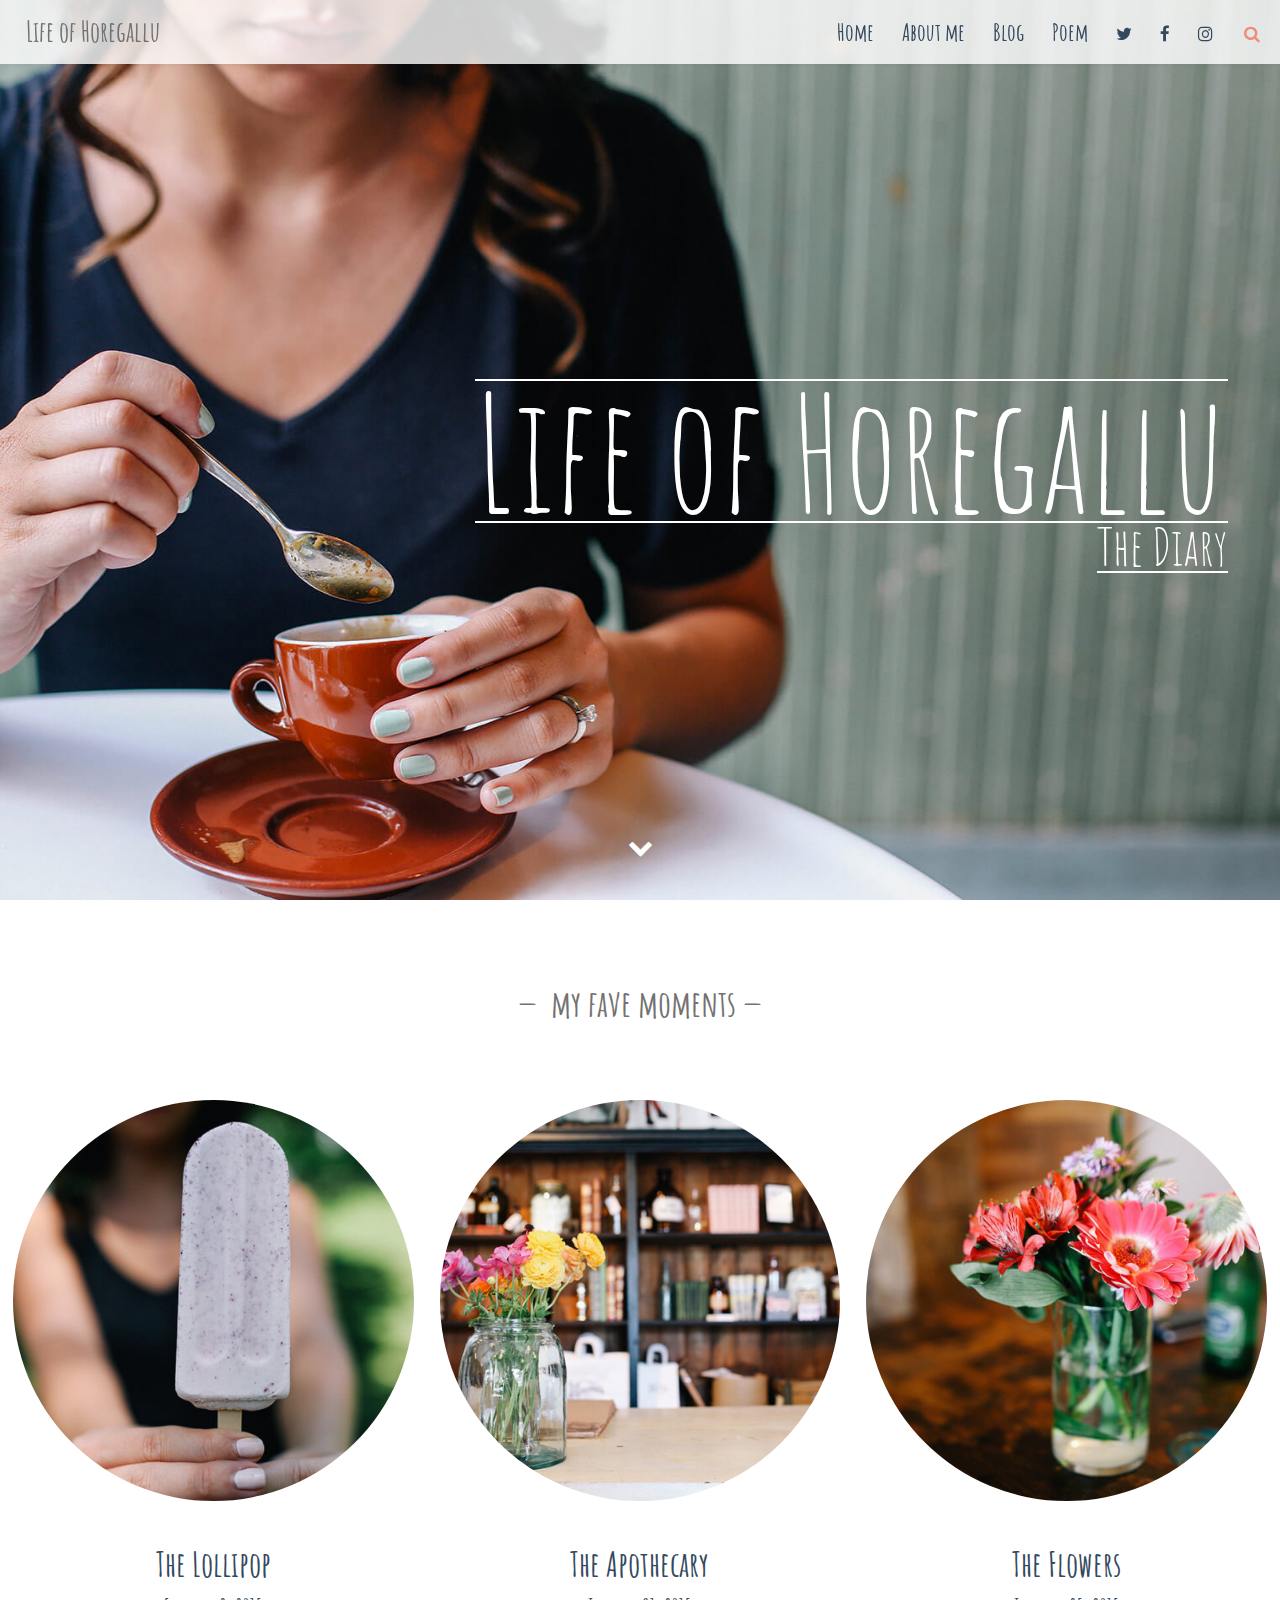
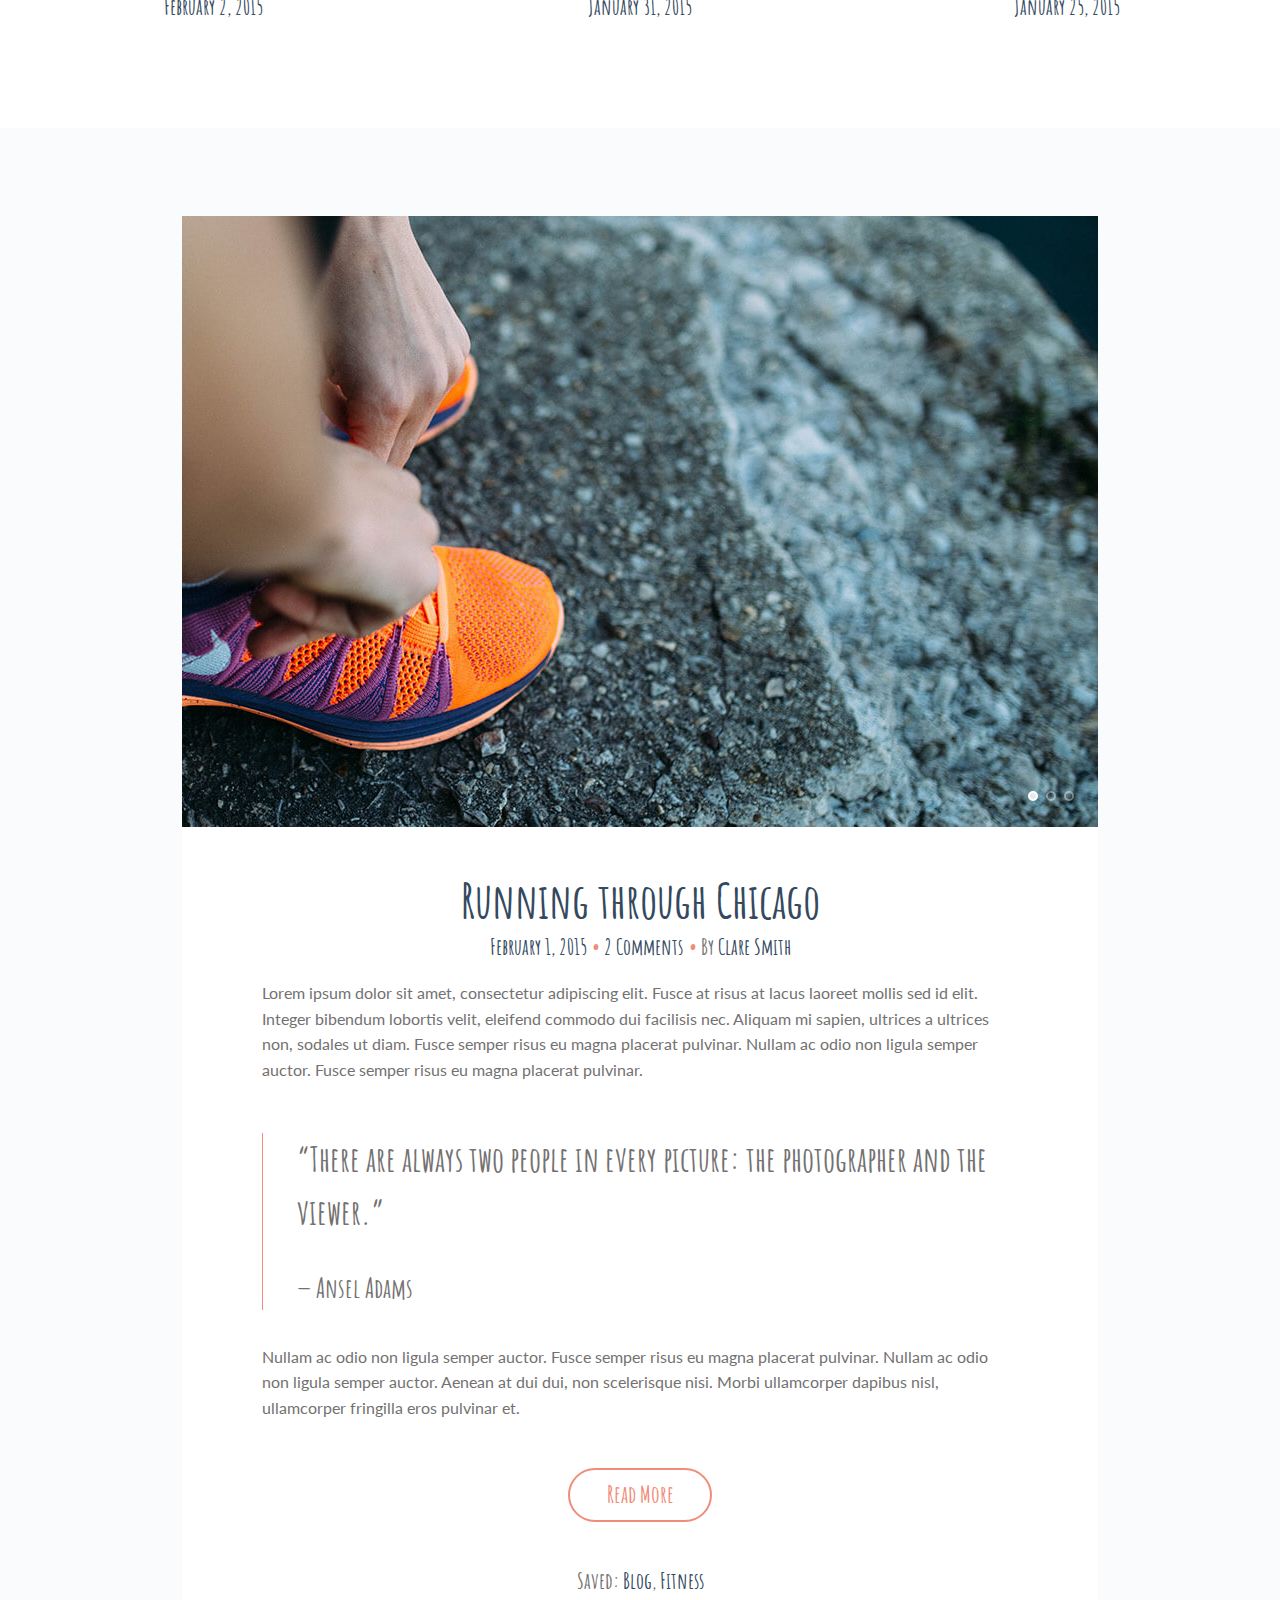
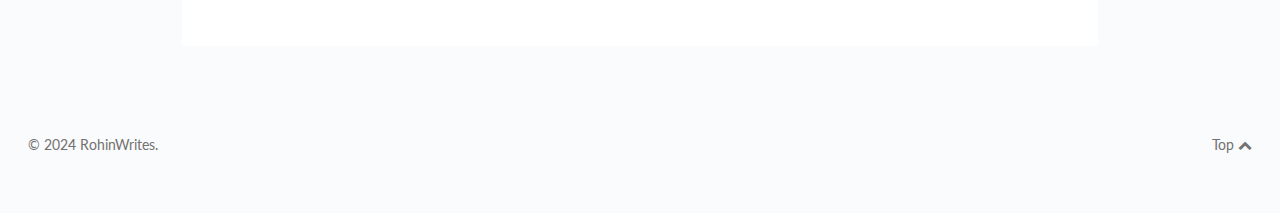
<file: index.html>
<!doctype html>

<html class="home blog no-js" lang="en-US">
<head>
    <title>Horegellu</title>

    <meta charset="UTF-8"/>
    <link rel="stylesheet" href="https://stackpath.bootstrapcdn.com/font-awesome/4.7.0/css/font-awesome.min.css"
          type="text/css" media="all"/>
    <link rel="stylesheet" href="https://fonts.googleapis.com/css?family=Amatic+SC%3A400%2C700%7CLato%3A400%2C700%2C400italic%2C700italic&amp;ver=4.9.8"
          type="text/css" media="screen"/>
    <link rel="stylesheet" href="CSS/style.css" type="text/css" media="screen"/>
    <link rel="stylesheet" href="CSS/print.css" type="text/css" media="print"/>
    <!--[if (lt IE 9) & (!IEMobile)]>
    <link rel="stylesheet" id="lt-ie9-css" href="ie.css" type="text/css" media="screen"/>
    <![endif]-->
    <script src='js/jquery-3.0.0.min.js'></script>
    <script src='js/jquery-migrate-3.0.1.min.js'></script>
    <!--[if lt IE 9]>
    <script src="http://html5shim.googlecode.com/svn/trunk/html5.js"></script>
    <![endif]-->
</head>
<body class="home sticky-menu sidebar-off" id="top">

<header class="header">

    <div class="header-wrap">

        <div class="logo plain logo-left">
            <div class="site-title">
                <a href="index.html" title="Go to Home">Life of Horegallu</a>
            </div>
        </div><!-- /logo -->


        <nav id="nav" role="navigation">
            <div class="table">
                <div class="table-cell">
                    <ul id="menu-menu-1">
                        <li class="menu-item">
                            <a href="index.html">Home</a></li>
                        <li class="menu-item">
                            <a href="about.html">About me</a></li>
                    
                        <li class="menu-item">
                            <a href="blog.html">Blog</a>
                            
                        </li>
                        <li class="menu-item">
                            <a href="poem.html">Poem</a>
                            
                        </li>
                        
                        <li class="menu-inline menu-item">
                            <a title="Twitter" href="http://twitter.com/fh5co">
                                <i class="fa fa-twitter"></i><span class="i">Twitter</span>
                            </a></li>
                        <li class="menu-inline menu-item">
                            <a title="Facebook" href="http://www.facebook.com/fh5co">
                                <i class="fa fa-facebook"></i><span class="i">Facebook</span>
                            </a></li>
                        
                        <li class="menu-inline menu-item">
                            <a title="Instagram" href="#">
                                <i class="fa fa-instagram"></i><span class="i">Instagram</span>
                            </a>
                        </li>
                    </ul>
                </div>
            </div>
        </nav>
        <a href="#nav" class="menu-trigger"><i class="fa fa-bars"></i></a>

        <a href="#topsearch" class="search-trigger"><i class="fa fa-search"></i></a>

    </div>

</header>


<div class="hero" style="background-image: url('images/lead.jpg'); text-align:right;">
    <div class="hero-inner">
        <div class="inner">
            <h1><span class="border border-top border-bottom">Life of Horegallu</span></h1>
            <div class="hero-line-one"></div>
            <div class="hero-line-two"><span class="border border-bottom">The Diary</span></div>
        </div>

        <a class="more-arrow" href="#content"><i class="fa fa-chevron-down"></i><span>Scroll Down</span></a>

    </div>
</div>
<div class="home-sticky" id="content">

    <h2 class="home-sticky-title">my fave moments</h2>


    <div class="sticky-inner">

        <aside class="home-sticky-post post has-post-thumbnail sticky">

  		    <span class="post-image">
  				<a href="#">
  				<img width="502" height="502" src="images/Lollipop-502x502.jpg"
                     class="attachment-sticky size-sticky" alt=""/>
  				</a>
  		    </span>

            <div class="inner">
                <h3 class="entry-title">
                    <a href="#">The Lollipop</a>
                </h3>

                <ul class="meta top">
                    <li class="time">
                        <a href="#">
                            <time class="post-date updated" datetime="2015-02-02">February 2, 2015</time>
                        </a>
                    </li>
                </ul>
            </div>

        </aside>

        <aside class="home-sticky-post post has-post-thumbnail sticky ">

            <span class="post-image">
  				<a href="#">
  				<img width="502" height="502" src="images/Apothecary.jpg"
                     class="attachment-sticky size-sticky" alt=""/>
  				</a>
  		    </span>

            <div class="inner">
                <h3 class="entry-title">
                    <a href="#">The Apothecary</a>
                </h3>

                <ul class="meta top">
                    <li class="time">
                        <a href="#"
                           title="The Apothecary">
                            <time class="post-date updated" datetime="2015-01-31">January 31, 2015</time>
                        </a>
                    </li>
                </ul>
            </div>

        </aside>

        <aside class="home-sticky-post post has-post-thumbnail sticky">

  		    <span class="post-image">
                <a href="#">
                    <img width="502" height="502" src="images/Flowers.jpg"
                     class="attachment-sticky size-sticky" alt=""/>
  				</a>
  		    </span>

            <div class="inner">
                <h3 class="entry-title">
                    <a href="#">The Flowers</a>
                </h3>

                <ul class="meta top">
                    <li class="time">
                        <a href="#">
                            <time class="post-date updated" datetime="2015-01-25">January 25, 2015</time>
                        </a>
                    </li>
                </ul>
            </div>

        </aside>

    </div>


</div>
<div class="wrap full-wrap">
    <div class="main-wrap">
        <section class="main main-archive">
            <div class="loop">


                <article class="post format-gallery post_format-post-format-gallery">


                    <a href="#"
                       title="Running through Chicago">
                        <div class="part-gallery">
                            <div class="flexslider">
                                <ul class="slides">

                                    <li><span class="post-image"><img src="images/Run-3.jpg"
                                                                      alt="Run-3"/></span></li>
                                    <li><span class="post-image"><img src="images/Run-1.jpg"
                                                                      alt="Run-1"/></span></li>
                                    <li><span class="post-image"><img src="images/Run-2.jpg"
                                                                      alt="Run-2"/></span></li>
                                </ul>
                            </div>
                        </div>

                    </a>

                    <div class="inner">

                        <h2 class="entry-title">
                            <a href="#"
                               title="Running through Chicago">
                                Running through Chicago </a>
                        </h2>
                        <ul class="meta top">
                            <li class="time">
                                <a href="#"
                                   title="Running through Chicago">
                                    <time class="post-date updated" datetime="2015-02-01">February 1, 2015</time>
                                </a></li>

                            <li class="comments post-tags">
                                <a href="#">2
                                    Comments</a></li>

                            <li class="author-m post-tags">
                                By <span class="vcard author post-author"><span class="fn"><a
                                    href="#"
                                    title="Posts by Clare Smith" rel="author">Clare Smith</a></span></span>
                            </li>

                        </ul>
                        <div class="post-content">
                            <p>Lorem ipsum dolor sit amet, consectetur adipiscing elit. Fusce at risus at lacus laoreet
                                mollis sed id elit. Integer bibendum lobortis velit, eleifend commodo dui facilisis nec.
                                Aliquam mi sapien, ultrices a ultrices non, sodales ut diam. Fusce semper risus eu magna
                                placerat pulvinar. Nullam ac odio non ligula semper auctor. Fusce semper risus eu magna
                                placerat pulvinar.</p>
                            <blockquote><p>“There are always two people in every picture: the photographer and the
                                viewer.”<cite>Ansel Adams</cite></p></blockquote>
                            <p>Nullam ac odio non ligula semper auctor. Fusce semper risus eu magna placerat pulvinar.
                                Nullam ac odio non ligula semper auctor. Aenean at dui dui, non scelerisque nisi. Morbi
                                ullamcorper dapibus nisl, ullamcorper fringilla eros pulvinar et. <a
                                        href="#"
                                        class="more-link">Read More</a></p>
                        </div>


                        <ul class="meta bottom">


                            <li class="cat post-tags">Saved: <a
                                    href="#">Blog</a>,
                                <a href="#">Fitness</a>
                            </li>


                        </ul>

                    </div>
                </article>

            </div>


        </section>


    </div><!-- /main-wrap -->


</div><!-- /wrap -->





<footer class="footer">
    <div class="footer-wrap">
        <div id="footer-text">&copy; 2024 RohinWrites.
        </div>

        <a href="#top" id="btt">Top <i class="fa fa-chevron-up"></i></a>
    </div>
</footer>

<div id="topsearch">
    <div class="table">
        <div class="table-cell">
            <form role="search" method="get" class="searchform" action="index.html">
                <div>
                    <input type="text" value="" name="s" class="s" placeholder="Type and hit enter"/>
                    <input type="submit" class="searchsubmit" value="Search"/>
                </div>
            </form>
        </div>
    </div>
    <a href="#topsearch" class="search-trigger"><i class="fa fa-times"></i></a>
</div>


<script>var ie9 = false;</script>
<!--[if lte IE 9 ]>
<script> var ie9 = true; </script>
<![endif]-->
<script src="js/global-plugins.min.js"></script>
<script src="js/main.js"></script>
</body>
</html>
</file>
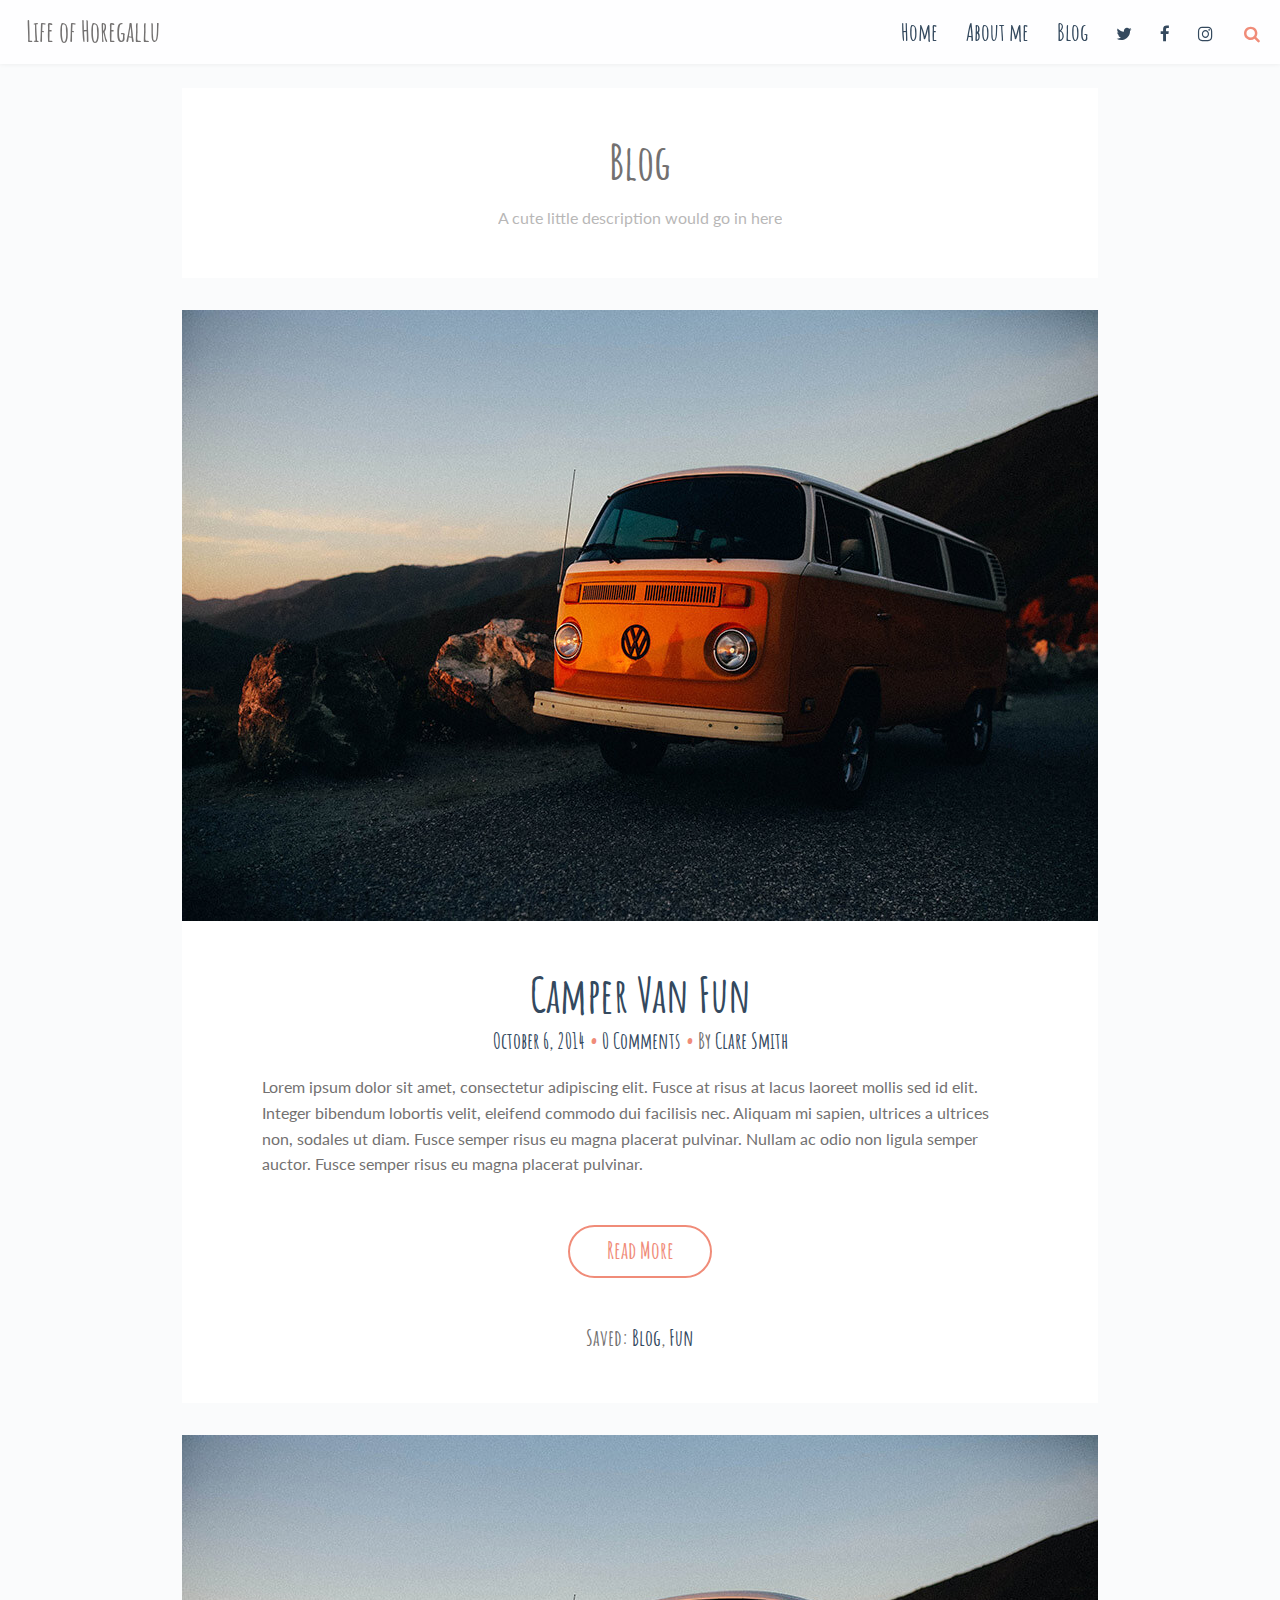
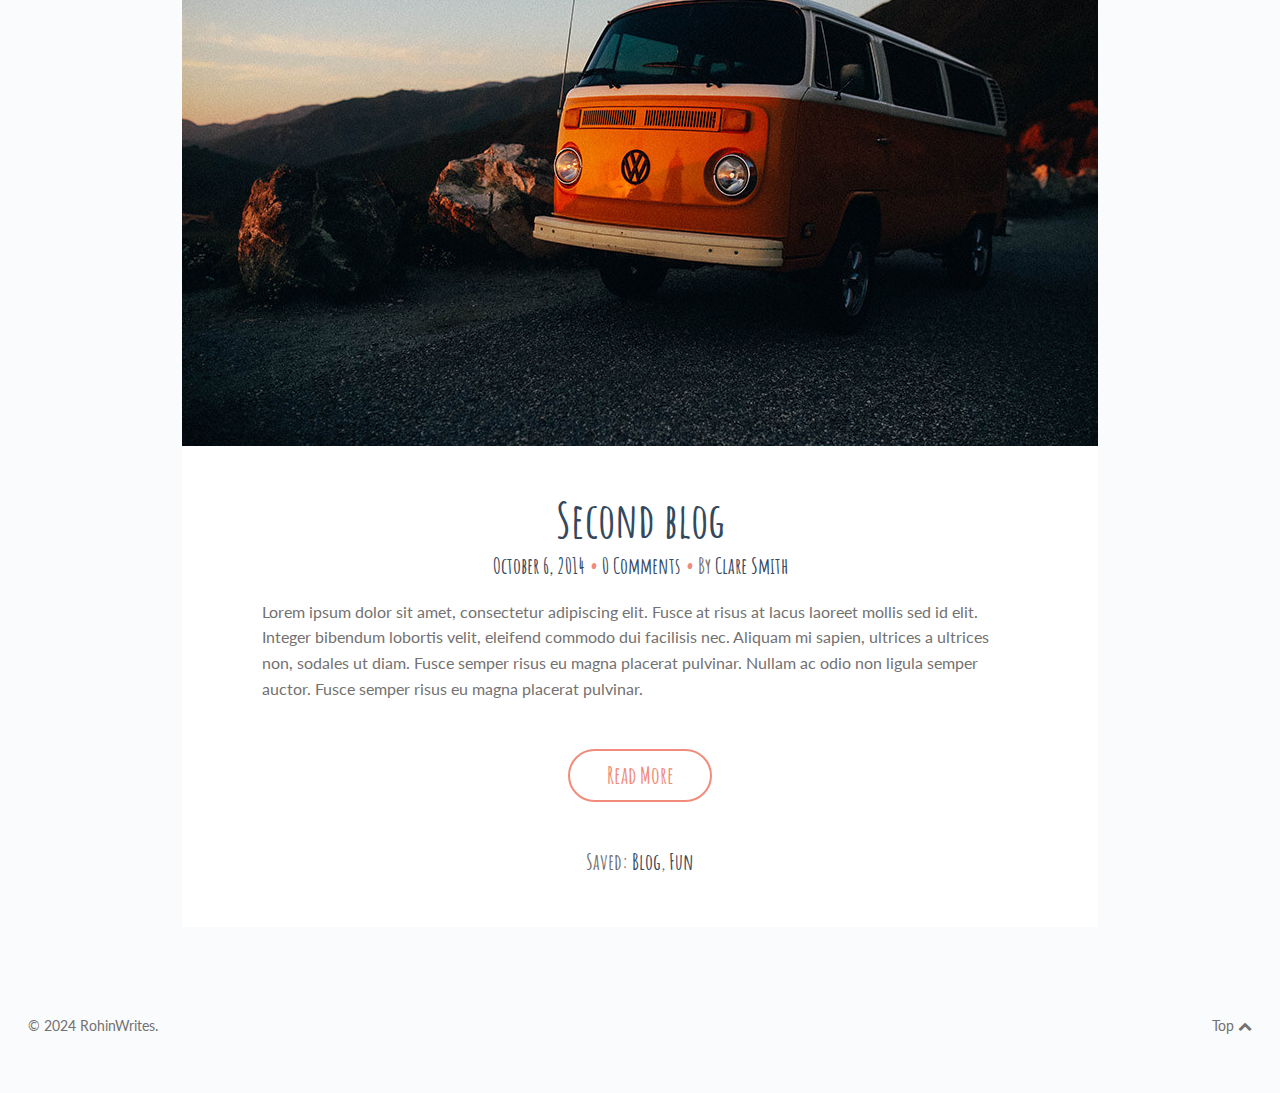
<file: blog.html>
<!doctype html>
<!--
	Itsy by FreeHTML5.co
	Twitter: https://twitter.com/fh5co
	Facebook: https://fb.com/fh5co
	URL: https://freehtml5.co
-->
<html class="home blog no-js" lang="en-US">
<head>
    <title>Itsy | A cutesy little template by FreeHTML5.co</title>

    <meta charset="UTF-8"/>
    <link rel="stylesheet" href="https://stackpath.bootstrapcdn.com/font-awesome/4.7.0/css/font-awesome.min.css"
          type="text/css" media="all"/>
    <link rel="stylesheet" href="https://fonts.googleapis.com/css?family=Amatic+SC%3A400%2C700%7CLato%3A400%2C700%2C400italic%2C700italic&amp;ver=4.9.8"
          type="text/css" media="screen"/>
    <link rel="stylesheet" href="CSS/style.css" type="text/css" media="screen"/>
    <link rel="stylesheet" href="CSS/print.css" type="text/css" media="print"/>
    <!--[if (lt IE 9) & (!IEMobile)]>
    <link rel="stylesheet" id="lt-ie9-css" href="ie.css" type="text/css" media="screen"/>
    <![endif]-->
    <script src='js/jquery-3.0.0.min.js'></script>
    <script src='js/jquery-migrate-3.0.1.min.js'></script>
    <!--[if lt IE 9]>
    <script src="http://html5shim.googlecode.com/svn/trunk/html5.js"></script>
    <![endif]-->
</head>
<body class="home sticky-menu sidebar-off" id="top">

    <header class="header">

        <div class="header-wrap">
    
            <div class="logo plain logo-left">
                <div class="site-title">
                    <a href="index.html" title="Go to Home">Life of Horegallu</a>
                </div>
            </div><!-- /logo -->
    
    
            <nav id="nav" role="navigation">
                <div class="table">
                    <div class="table-cell">
                        <ul id="menu-menu-1">
                            <li class="menu-item">
                                <a href="index.html">Home</a></li>
                            <li class="menu-item">
                                <a href="about.html">About me</a></li>
                        
                            <li class="menu-item">
                                <a href="blog.html">Blog</a>
                                
                            </li>
                            
                            <li class="menu-inline menu-item">
                                <a title="Twitter" href="http://twitter.com/fh5co">
                                    <i class="fa fa-twitter"></i><span class="i">Twitter</span>
                                </a></li>
                            <li class="menu-inline menu-item">
                                <a title="Facebook" href="http://www.facebook.com/fh5co">
                                    <i class="fa fa-facebook"></i><span class="i">Facebook</span>
                                </a></li>
                            
                            <li class="menu-inline menu-item">
                                <a title="Instagram" href="#">
                                    <i class="fa fa-instagram"></i><span class="i">Instagram</span>
                                </a>
                            </li>
                        </ul>
                    </div>
                </div>
            </nav>
            <a href="#nav" class="menu-trigger"><i class="fa fa-bars"></i></a>
    
            <a href="#topsearch" class="search-trigger"><i class="fa fa-search"></i></a>
    
        </div>
    
    </header>


<div class="wrap full-wrap">
    <div class="main-wrap">
        <section class="main main-archive">

            <article class="post result">
                <div class="inner">
                    <h1 class="searching">Blog</h1>
                    <p>A cute little description would go in here</p>
                </div>
            </article>

            <div class="loop">


                <article class="post format-image has-post-thumbnail post_format-post-format-image">




  		            <span class="post-image">
  			  				<a href="#" title="Camper Van Fun">
  			  				    <img width="916" height="611" src="images/Camper-1.jpg"
                                     class="attachment-desktop size-desktop" alt=""/>
                            </a>

  		            </span>


                    <div class="inner">

                        <h2 class="entry-title">
                            <a href="#"
                               title="Camper Van Fun">
                                Camper Van Fun </a>
                        </h2>
                        <ul class="meta top">
                            <li class="time">
                                <a href="#"
                                   title="Camper Van Fun">
                                    <time class="post-date updated" datetime="2014-10-06">October 6, 2014</time>
                                </a></li>

                            <li class="comments post-tags">
                                <a href="#">0
                                    Comments</a></li>

                            <li class="author-m post-tags">
                                By <span class="vcard author post-author"><span class="fn"><a
                                    href="#"
                                    title="Posts by Clare Smith" rel="author">Clare Smith</a></span></span>
                            </li>

                        </ul>
                        <div class="post-content">
                            <p>Lorem ipsum dolor sit amet, consectetur adipiscing elit. Fusce at risus at lacus laoreet
                                mollis sed id elit. Integer bibendum lobortis velit, eleifend commodo dui facilisis nec.
                                Aliquam mi sapien, ultrices a ultrices non, sodales ut diam. Fusce semper risus eu magna
                                placerat pulvinar. Nullam ac odio non ligula semper auctor. Fusce semper risus eu magna
                                placerat pulvinar. <a
                                        href="Blogs/single.html"
                                        class="more-link">Read More</a></p>
                        </div>


                        <ul class="meta bottom">

                            <li class="cat post-tags">Saved: <a
                                    href="#">Blog</a>,
                                <a href="#">Fun</a>
                            </li>

                        </ul>
                    </div>
                </article>
                <article class="post format-image has-post-thumbnail post_format-post-format-image">




                    <span class="post-image">
                              <a href="#" title="Camper Van Fun">
                                  <img width="916" height="611" src="images/Camper-1.jpg"
                                   class="attachment-desktop size-desktop" alt=""/>
                          </a>
                
                    </span>
                
                
                  <div class="inner">
                
                      <h2 class="entry-title">
                          <a href="#"
                             title="Camper Van Fun">
                              Second blog </a>
                      </h2>
                      <ul class="meta top">
                          <li class="time">
                              <a href="#"
                                 title="Camper Van Fun">
                                  <time class="post-date updated" datetime="2014-10-06">October 6, 2014</time>
                              </a></li>
                
                          <li class="comments post-tags">
                              <a href="#">0
                                  Comments</a></li>
                
                          <li class="author-m post-tags">
                              By <span class="vcard author post-author"><span class="fn"><a
                                  href="#"
                                  title="Posts by Clare Smith" rel="author">Clare Smith</a></span></span>
                          </li>
                
                      </ul>
                      <div class="post-content">
                          <p>Lorem ipsum dolor sit amet, consectetur adipiscing elit. Fusce at risus at lacus laoreet
                              mollis sed id elit. Integer bibendum lobortis velit, eleifend commodo dui facilisis nec.
                              Aliquam mi sapien, ultrices a ultrices non, sodales ut diam. Fusce semper risus eu magna
                              placerat pulvinar. Nullam ac odio non ligula semper auctor. Fusce semper risus eu magna
                              placerat pulvinar. <a
                                      href="#"
                                      class="more-link">Read More</a></p>
                      </div>
                
                
                      <ul class="meta bottom">
                
                          <li class="cat post-tags">Saved: <a
                                  href="#">Blog</a>,
                              <a href="#">Fun</a>
                          </li>
                
                      </ul>
                  </div>
                </article>

            </div>


        </section>


    </div><!-- /main-wrap -->


</div><!-- /wrap -->





<footer class="footer">
    <div class="footer-wrap">
        <div id="footer-text">&copy; 2024 RohinWrites.
        </div>

        <a href="#top" id="btt">Top <i class="fa fa-chevron-up"></i></a>
    </div>
</footer>

<div id="topsearch">
    <div class="table">
        <div class="table-cell">
            <form role="search" method="get" class="searchform" action="index.html">
                <div>
                    <input type="text" value="" name="s" class="s" placeholder="Type and hit enter"/>
                    <input type="submit" class="searchsubmit" value="Search"/>
                </div>
            </form>
        </div>
    </div>
    <a href="#topsearch" class="search-trigger"><i class="fa fa-times"></i></a>
</div>


<script>var ie9 = false;</script>
<!--[if lte IE 9 ]>
<script> var ie9 = true; </script>
<![endif]-->
<script src="js/global-plugins.min.js"></script>
<script src="js/main.js"></script>
</body>
</html>
</file>
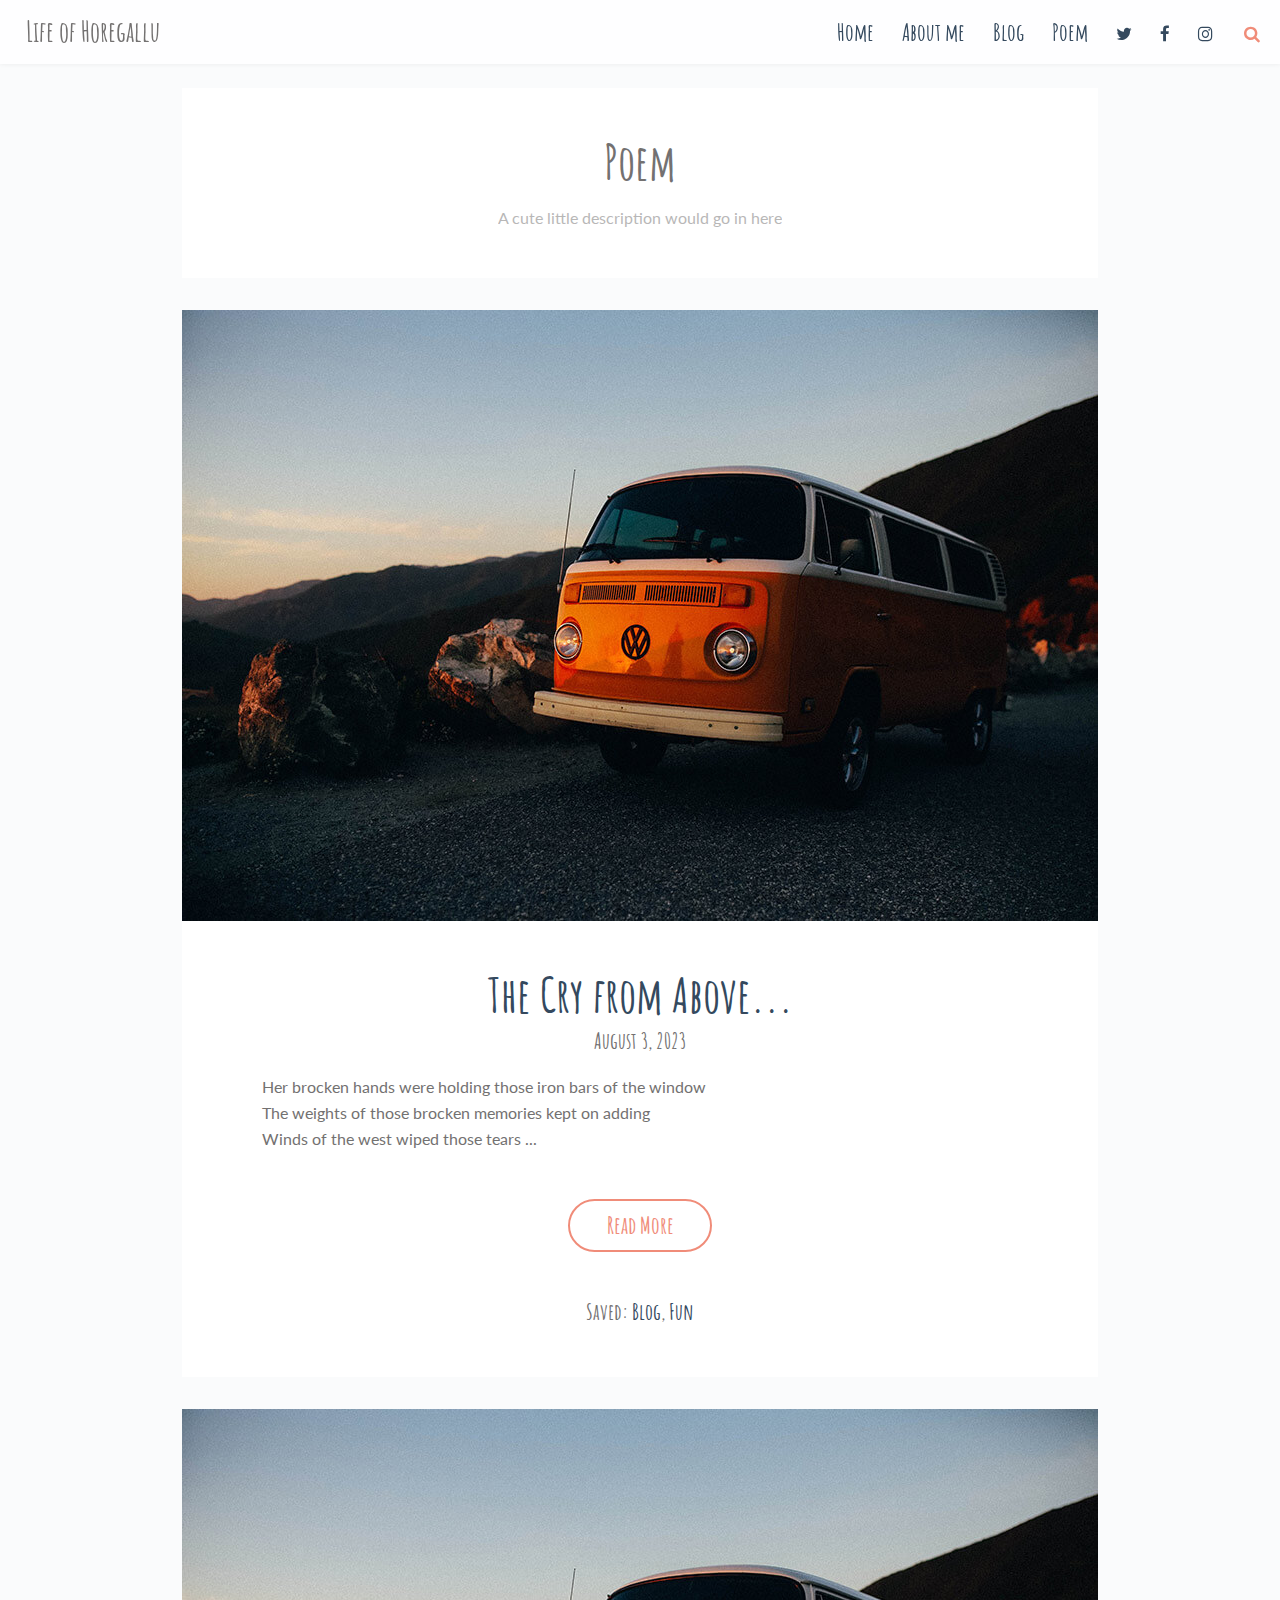
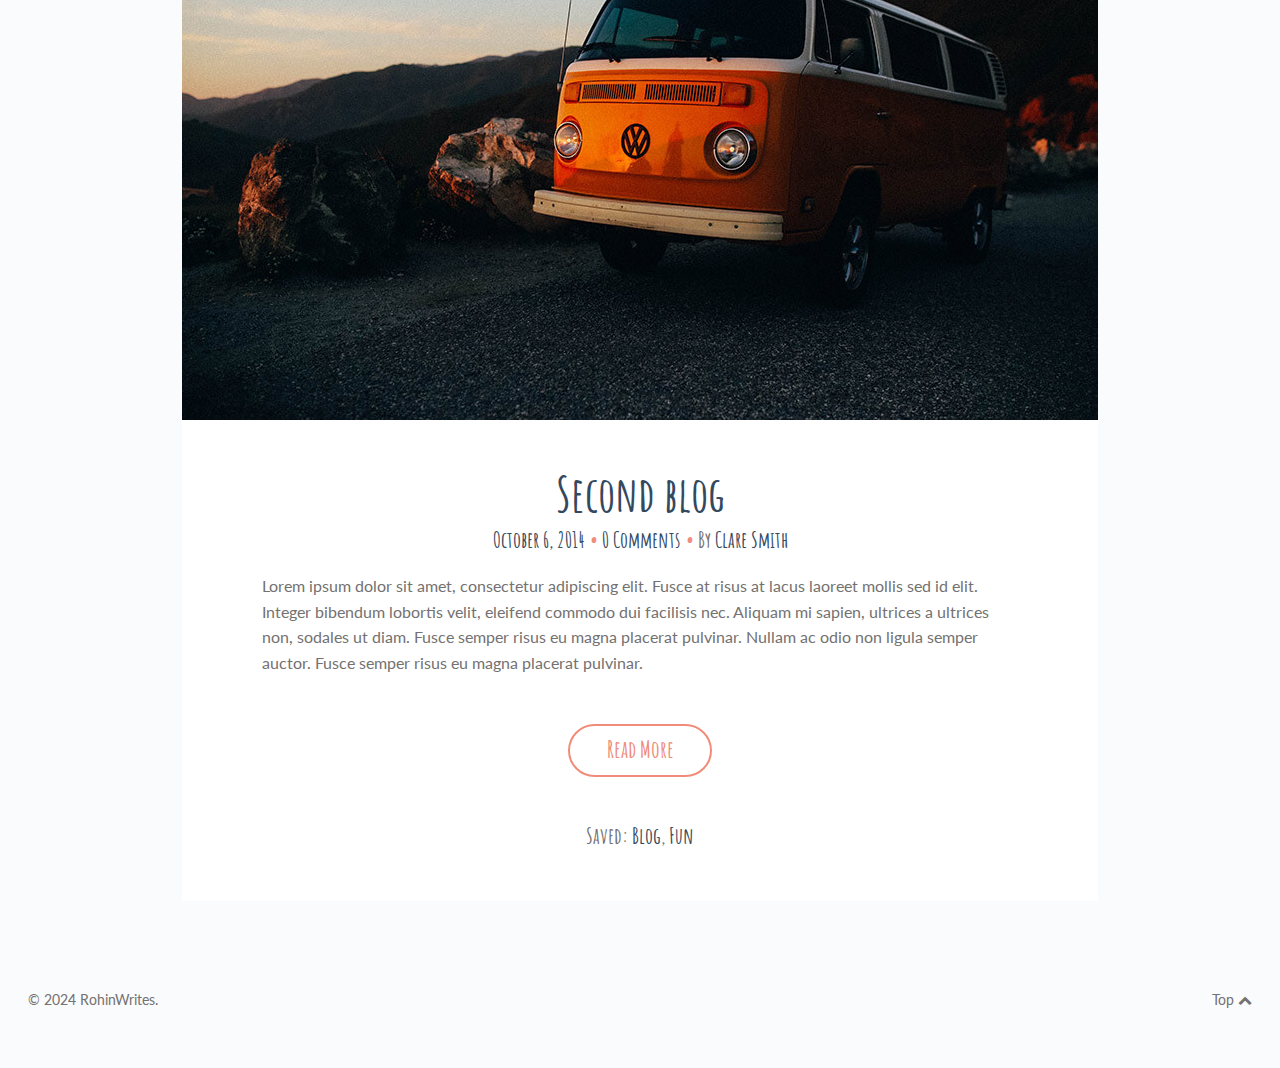
<file: poem.html>
<!doctype html>
<!--
	Itsy by FreeHTML5.co
	Twitter: https://twitter.com/fh5co
	Facebook: https://fb.com/fh5co
	URL: https://freehtml5.co
-->
<html class="home blog no-js" lang="en-US">
<head>
    <title>Itsy | A cutesy little template by FreeHTML5.co</title>

    <meta charset="UTF-8"/>
    <link rel="stylesheet" href="https://stackpath.bootstrapcdn.com/font-awesome/4.7.0/css/font-awesome.min.css"
          type="text/css" media="all"/>
    <link rel="stylesheet" href="https://fonts.googleapis.com/css?family=Amatic+SC%3A400%2C700%7CLato%3A400%2C700%2C400italic%2C700italic&amp;ver=4.9.8"
          type="text/css" media="screen"/>
    <link rel="stylesheet" href="CSS/style.css" type="text/css" media="screen"/>
    <link rel="stylesheet" href="CSS/print.css" type="text/css" media="print"/>
    <!--[if (lt IE 9) & (!IEMobile)]>
    <link rel="stylesheet" id="lt-ie9-css" href="ie.css" type="text/css" media="screen"/>
    <![endif]-->
    <script src='js/jquery-3.0.0.min.js'></script>
    <script src='js/jquery-migrate-3.0.1.min.js'></script>
    <!--[if lt IE 9]>
    <script src="http://html5shim.googlecode.com/svn/trunk/html5.js"></script>
    <![endif]-->
</head>
<body class="home sticky-menu sidebar-off" id="top">

    <header class="header">

        <div class="header-wrap">
    
            <div class="logo plain logo-left">
                <div class="site-title">
                    <a href="index.html" title="Go to Home">Life of Horegallu</a>
                </div>
            </div><!-- /logo -->
    
    
            <nav id="nav" role="navigation">
                <div class="table">
                    <div class="table-cell">
                        <ul id="menu-menu-1">
                            <li class="menu-item">
                                <a href="index.html">Home</a></li>
                            <li class="menu-item">
                                <a href="about.html">About me</a></li>
                        
                            <li class="menu-item">
                                <a href="blog.html">Blog</a>
                                
                            </li>
                            <li class="menu-item">
                                <a href="poem.html">Poem</a>
                                
                            </li>
                            
                            <li class="menu-inline menu-item">
                                <a title="Twitter" href="http://twitter.com/fh5co">
                                    <i class="fa fa-twitter"></i><span class="i">Twitter</span>
                                </a></li>
                            <li class="menu-inline menu-item">
                                <a title="Facebook" href="http://www.facebook.com/fh5co">
                                    <i class="fa fa-facebook"></i><span class="i">Facebook</span>
                                </a></li>
                            
                            <li class="menu-inline menu-item">
                                <a title="Instagram" href="#">
                                    <i class="fa fa-instagram"></i><span class="i">Instagram</span>
                                </a>
                            </li>
                        </ul>
                    </div>
                </div>
            </nav>
            <a href="#nav" class="menu-trigger"><i class="fa fa-bars"></i></a>
    
            <a href="#topsearch" class="search-trigger"><i class="fa fa-search"></i></a>
    
        </div>
    
    </header>


<div class="wrap full-wrap">
    <div class="main-wrap">
        <section class="main main-archive">

            <article class="post result">
                <div class="inner">
                    <h1 class="searching">Poem</h1>
                    <p>A cute little description would go in here</p>
                </div>
            </article>

            <div class="loop">


                <article class="post format-image has-post-thumbnail post_format-post-format-image">




  		            <span class="post-image">
  			  				<a href="#" title="The Cry from Above">
  			  				    <img width="916" height="611" src="images/Camper-1.jpg"
                                     class="attachment-desktop size-desktop" alt=""/>
                            </a>

  		            </span>


                    <div class="inner">

                        <h2 class="entry-title">
                            <a href="#"
                               title="The Cry from Above">
                                The Cry from Above... </a>
                        </h2>
                        <ul class="meta top">
                            <li class="time">
                                  <time class="post-date updated" datetime="2014-10-06">August 3, 2023</time>
                                </li>

                        </ul>
                        <div class="post-content">
                            <p>Her brocken hands were holding those iron bars of the window  <br>
                                The weights of those brocken memories kept on adding <br>
                                Winds of the west wiped those tears ...
                                
                                <a
                                        href="Poems/the_cry.html"
                                        class="more-link">Read More</a></p>
                        </div>


                        <ul class="meta bottom">

                            <li class="cat post-tags">Saved: <a
                                    href="#">Blog</a>,
                                <a href="#">Fun</a>
                            </li>

                        </ul>
                    </div>
                </article>
                <article class="post format-image has-post-thumbnail post_format-post-format-image">




                    <span class="post-image">
                              <a href="#" title="Camper Van Fun">
                                  <img width="916" height="611" src="images/Camper-1.jpg"
                                   class="attachment-desktop size-desktop" alt=""/>
                          </a>
                
                    </span>
                
                
                  <div class="inner">
                
                      <h2 class="entry-title">
                          <a href="#"
                             title="Camper Van Fun">
                              Second blog </a>
                      </h2>
                      <ul class="meta top">
                          <li class="time">
                              <a href="#"
                                 title="Camper Van Fun">
                                  <time class="post-date updated" datetime="2014-10-06">October 6, 2014</time>
                              </a></li>
                
                          <li class="comments post-tags">
                              <a href="#">0
                                  Comments</a></li>
                
                          <li class="author-m post-tags">
                              By <span class="vcard author post-author"><span class="fn"><a
                                  href="#"
                                  title="Posts by Clare Smith" rel="author">Clare Smith</a></span></span>
                          </li>
                
                      </ul>
                      <div class="post-content">
                          <p>Lorem ipsum dolor sit amet, consectetur adipiscing elit. Fusce at risus at lacus laoreet
                              mollis sed id elit. Integer bibendum lobortis velit, eleifend commodo dui facilisis nec.
                              Aliquam mi sapien, ultrices a ultrices non, sodales ut diam. Fusce semper risus eu magna
                              placerat pulvinar. Nullam ac odio non ligula semper auctor. Fusce semper risus eu magna
                              placerat pulvinar. <a
                                      href="#"
                                      class="more-link">Read More</a></p>
                      </div>
                
                
                      <ul class="meta bottom">
                
                          <li class="cat post-tags">Saved: <a
                                  href="#">Blog</a>,
                              <a href="#">Fun</a>
                          </li>
                
                      </ul>
                  </div>
                </article>

            </div>


        </section>


    </div><!-- /main-wrap -->


</div><!-- /wrap -->





<footer class="footer">
    <div class="footer-wrap">
        <div id="footer-text">&copy; 2024 RohinWrites.
        </div>

        <a href="#top" id="btt">Top <i class="fa fa-chevron-up"></i></a>
    </div>
</footer>

<div id="topsearch">
    <div class="table">
        <div class="table-cell">
            <form role="search" method="get" class="searchform" action="index.html">
                <div>
                    <input type="text" value="" name="s" class="s" placeholder="Type and hit enter"/>
                    <input type="submit" class="searchsubmit" value="Search"/>
                </div>
            </form>
        </div>
    </div>
    <a href="#topsearch" class="search-trigger"><i class="fa fa-times"></i></a>
</div>


<script>var ie9 = false;</script>
<!--[if lte IE 9 ]>
<script> var ie9 = true; </script>
<![endif]-->
<script src="js/global-plugins.min.js"></script>
<script src="js/main.js"></script>
</body>
</html>
</file>
<file: CSS/style.css>
@charset "UTF-8";
/*!

	Itsy by FreeHTML5
	https://freehtml5.co
	https://twitter.com/fh5co
	https://fb.com/fh5co

==========================================================================
*/
/* ==========================================================================
	Table of Contents
==========================================================================

	0. Resets
		0.1. Plugins
			0.1.1 Flexslider
		0.2 Tables
		0.3 Code etc.
		0.4 Forms
		0.5 Defaults
		0.6 Comments

	1.  Global Styles
	2.  Sharing & Pagination
	3.  Single, Home & Archive
	4.  Search / Archive / Author
	5.  404
	6.  Archive Layout
	7.  Contact
	8.  Back to top
	9.  Default Page
	10. Related
	11. Header & Footer Widget Areas
	12. Colors
	13. Shortcodes
	14. Media Queries

*/
/* ==========================================================================
    0 Resets & Box Sizing
  ========================================================================== */
html, body, div, span, object, iframe, h1, h2, h3, h4, h5, h6, p, blockquote, pre, abbr, address, cite, code, del, dfn, em, img, ins, kbd, q, samp, small, strong, sub, sup, var, b, i, dl, dt, dd, ol, ul, li, fieldset, form, label, legend, table, caption, tbody, tfoot, thead, tr, th, td, article, aside, canvas, details, figcaption, figure, footer, header, hgroup, menu, nav, section, summary, time, mark, audio, video {
  border: 0;
  font-size: 100%;
  font: inherit;
  vertical-align: baseline;
  margin: 0;
  padding: 0;
}

article, aside, details, figcaption, figure, footer, header, hgroup, menu, nav, section {
  display: block;
}

blockquote, q {
  quotes: none;
}

blockquote:before, blockquote:after, q:before, q:after {
  content: none;
}

ins {
  background-color: #ff9;
  color: #333;
  text-decoration: none;
}

mark {
  background-color: #ff9;
  color: #333;
  font-style: italic;
  font-weight: 700;
}

del {
  text-decoration: line-through;
}

abbr[title], dfn[title] {
  border-bottom: 1px dotted;
  cursor: help;
}

table {
  border-collapse: collapse;
  border-spacing: 0;
}

hr {
  display: block;
  height: 1px;
  border: 0;
  border-top: 1px solid #ccc;
  margin: 1em 0;
  padding: 0;
}

input, select {
  vertical-align: middle;
}

body {
  font: 13px/1.231 sans-serif;
}

select, input, textarea, button {
  font: 99% sans-serif;
}

pre, code, kbd, samp {
  font-family: monospace, sans-serif;
}

html {
  overflow-y: scroll;
}

a:hover, a:active {
  outline: none;
}

ul, ol {
  margin-left: 2em;
}

ol {
  list-style-type: decimal;
}

nav ul, nav li {
  list-style: none;
  list-style-image: none;
  margin: 0;
}

small {
  font-size: 85%;
}

strong, th {
  font-weight: 700;
}

td {
  vertical-align: top;
}

sub, sup {
  font-size: 75%;
  line-height: 0;
  position: relative;
}

sup {
  top: -.5em;
}

sub {
  bottom: -.25em;
}

pre {
  white-space: pre-wrap;
  word-wrap: break-word;
  padding: 1em;
}

textarea {
  overflow: auto;
}

.ie6 legend, .ie7 legend {
  margin-left: -7px;
}

input[type="checkbox"] {
  vertical-align: bottom;
}

.ie7 input[type="checkbox"] {
  vertical-align: baseline;
}

label, input[type="button"], input[type="submit"], input[type="image"], button {
  cursor: pointer;
}

button, input, select, textarea {
  margin: 0;
}

input:invalid, textarea:invalid {
  border-radius: 1px;
  -moz-box-shadow: 0 0 5px red;
  -webkit-box-shadow: 0 0 5px red;
  box-shadow: 0 0 5px red;
}

.no-boxshadow input:invalid, .no-boxshadow textarea:invalid {
  background-color: #f0dddd;
}

button {
  width: auto;
  overflow: visible;
}

.ie7 img {
  -ms-interpolation-mode: bicubic;
}

input[type="radio"], .ie6 input {
  vertical-align: text-bottom;
}

em, i {
  font-style: oblique;
}

img {
  max-width: 100%;
  height: auto;
}

* {
  -webkit-font-smoothing: aliased;
  -webkit-box-sizing: border-box;
  -moz-box-sizing: border-box;
  box-sizing: border-box;
}

/* ==========================================================================
		0.1 Plugins
	========================================================================== */
/* ==========================================================================
0.1.1 Flexslider
========================================================================== */
/*
* jQuery FlexSlider v2.2.0
* http://www.woothemes.com/flexslider/
*
* Copyright 2012 WooThemes
* Free to use under the GPLv2 license.
* http://www.gnu.org/licenses/gpl-2.0.html
*
* Contributing author: Tyler Smith (@mbmufffin)
*/
/* Browser Resets
*********************************/
.flex-container a:active,
.flexslider a:active,
.flex-container a:focus,
.flexslider a:focus {
  outline: none;
}

.slides,
.flex-control-nav,
.flex-direction-nav {
  margin: 0;
  padding: 0;
  list-style: none;
}

/* FlexSlider Necessary Styles
*********************************/
.flexslider {
  margin: 0;
  padding: 0;
}

.flexslider .slides > li {
  display: none;
  -webkit-backface-visibility: hidden;
}

/* Hide the slides before the JS is loaded. Avoids image jumping */
.flexslider .slides img {
  width: 100%;
  display: block;
}

.flex-pauseplay span {
  text-transform: capitalize;
}

/* Clearfix for the .slides element */
.slides:after {
  content: "\0020";
  display: block;
  clear: both;
  visibility: hidden;
  line-height: 0;
  height: 0;
}

html[xmlns] .slides {
  display: block;
}

* html .slides {
  height: 1%;
}

/* No JavaScript Fallback */
/* If you are not using another script, such as Modernizr, make sure you
* include js that eliminates this class on page load */
.no-js .slides > li:first-child {
  display: block;
}

/* FlexSlider MeanThemes Theme
*********************************/
.flexslider {
  margin: 0;
  position: relative;
  zoom: 1;
}

.flexslider > ul.slides, .flexslider ul.slides > li {
  padding: 0;
  margin: 0;
}

.flex-viewport {
  max-height: 2000px;
  -webkit-transition: all 1s ease;
  -moz-transition: all 1s ease;
  -o-transition: all 1s ease;
  transition: all 1s ease;
}

.loading .flex-viewport {
  max-height: 300px;
}

.flexslider .slides {
  zoom: 1;
}

.carousel li {
  margin-right: 5px;
}

/* Direction Nav */
.flex-direction-nav {
  *height: 0;
}

.flex-direction-nav a {
  text-decoration: none;
  display: block;
  width: 40px;
  height: 40px;
  margin: -20px 0 0;
  position: absolute;
  top: 50%;
  z-index: 10;
  overflow: hidden;
  opacity: 0;
  cursor: pointer;
  color: rgba(255, 255, 255, 0.8);
  -webkit-transition: all .3s ease;
  -moz-transition: all .3s ease;
  transition: all .3s ease;
}

.flex-direction-nav .flex-prev {
  left: 0;
}

.flex-direction-nav .flex-next {
  right: 0;
  text-align: right;
}

.flexslider:hover .flex-prev {
  opacity: 0.7;
  left: 20px;
}

.flexslider:hover .flex-next {
  opacity: 0.7;
  right: 20px;
}

.flexslider:hover .flex-next:hover, .flexslider:hover .flex-prev:hover {
  opacity: 1;
}

.flex-direction-nav .flex-disabled {
  opacity: 0 !important;
  filter: alpha(opacity=0);
  cursor: default;
}

.flex-direction-nav a:before {
  font-family: "FontAwesome";
  font-size: 40px;
  display: inline-block;
  content: '\f104';
}

.flex-direction-nav a.flex-next:before {
  content: '\f105';
}

/* Control Nav */
.flex-control-nav {
  position: absolute;
  right: 20px;
  bottom: 1em;
  z-index: 3;
}
.flex-control-nav li {
  display: inline-block;
}
.flex-control-nav li a {
  display: inline-block;
  width: 10px;
  height: 10px;
  margin: 0 4px;
  text-indent: -999em;
  border: 2px solid #fff;
  border-radius: 6px;
  cursor: pointer;
  opacity: .4;
  -webkit-transition: background .5s, opacity .5s;
  -moz-transition: background .5s, opacity .5s;
  transition: background .5s, opacity .5s;
}
.flex-control-nav li a:hover {
  opacity: 0.7;
}
.flex-control-nav li a.flex-active {
  background: #fff;
  background: rgba(255, 255, 255, 0.8);
  opacity: 1;
}

.flex-control-thumbs {
  margin: 5px 0 0;
  position: static;
  overflow: hidden;
}

.flex-control-thumbs li {
  width: 25%;
  float: left;
  margin: 0;
}

.flex-control-thumbs img {
  width: 100%;
  display: block;
  opacity: .7;
  cursor: pointer;
}

.flex-control-thumbs img:hover {
  opacity: 1;
}

.flex-control-thumbs .flex-active {
  opacity: 1;
  cursor: default;
}

@media screen and (max-width: 860px) {
  .flex-direction-nav .flex-prev {
    opacity: 1;
    left: 10px;
  }

  .flex-direction-nav .flex-next {
    opacity: 1;
    right: 10px;
  }
}
/* ==========================================================================
  Zilla Likes
  ========================================================================== */
article .zilla-likes {
  padding-top: 40px;
  padding-bottom: 20px;
  padding-left: 0;
  text-decoration: none;
  width: 100%;
  text-align: center;
  background: none;
  font-family: 'Helvetica', Arial, sans-serif;
  font-size: 20px;
}
article .zilla-likes .zilla-likes-count:before {
  content: '';
  width: 60px;
  height: 60px;
  display: block;
  background: url(assets/img/zillalikes-on.svg) center center no-repeat;
  background: url(assets/img/zillalikes-off.svg) center center no-repeat;
  margin: 0 auto -43px auto;
}
article .zilla-likes:hover, article .zilla-likes.active {
  background: none;
  padding-left: 0 !important;
}
article .zilla-likes:hover .zilla-likes-count:before, article .zilla-likes.active .zilla-likes-count:before {
  background: url(assets/img/zillalikes-on.svg) center center no-repeat;
}
article .zilla-likes:hover .zilla-likes-count:before {
  -webkit-animation: pulsate 1s ease-in-out;
  -webkit-animation-iteration-count: infinite;
}

@-webkit-keyframes pulsate {
  0% {
    -webkit-transform: scale(1, 1);
  }
  25% {
    -webkit-transform: scale(0.9, 0.9);
  }
  50% {
    -webkit-transform: scale(1, 1);
  }
  75% {
    -webkit-transform: scale(1.1, 1.1);
  }
  100% {
    -webkit-transform: scale(1, 1);
  }
}
.isotope-item {
  z-index: 2;
}

.isotope-hidden.isotope-item {
  pointer-events: none;
  z-index: 1;
}

.isotope, .isotope .isotope-item {
  -webkit-transition-duration: 0.8s;
  -moz-transition-duration: 0.8s;
  -ms-transition-duration: 0.8s;
  -o-transition-duration: 0.8s;
  transition-duration: 0.8s;
}

.isotope {
  -webkit-transition-property: height, width;
  -moz-transition-property: height, width;
  -ms-transition-property: height, width;
  -o-transition-property: height, width;
  transition-property: height, width;
}

.isotope .isotope-item {
  -webkit-transition-property: -webkit-transform, opacity;
  -moz-transition-property: -moz-transform, opacity;
  -ms-transition-property: -ms-transform, opacity;
  -o-transition-property: top, left, opacity;
  transition-property: transform, opacity;
}

/* ==========================================================================
		0.2 Tables
	========================================================================== */
table {
  max-width: 100%;
}

table, table td, table th {
  border: 1px solid #ccc;
  border-collapse: collapse;
}

table td, table th {
  padding: 10px;
}

table th {
  background: #f3f3f3;
  font-weight: 700;
}

table tr:nth-child(odd) td {
  background: #f9f9f9;
}

/* ==========================================================================
			0.3 Code etc.
	========================================================================== */
dl {
  margin: 1.6em 0;
}

dl dt {
  float: left;
  width: 180px;
  overflow: hidden;
  clear: left;
  text-align: right;
  text-overflow: ellipsis;
  white-space: nowrap;
  font-weight: bold;
  margin-bottom: 1em;
}

dl dd {
  margin-left: 200px;
  margin-bottom: 1em;
}

.gallery dl {
  margin: auto;
}
.gallery dl dt {
  float: none;
  width: auto;
  overflow: auto;
  clear: none;
  text-align: inherit;
  text-overflow: none;
  white-space: inherit;
  font-weight: inherit;
  margin-bottom: auto;
}
.gallery dl dd {
  margin-left: auto;
  margin-bottom: auto;
}

mark {
  background-color: #ffc336;
}

code, tt {
  padding: 0 4px;
  font-family: "Courier New", monospace, sans-serif;
  border: 1px solid #E3EDF3;
  background: #F7FAFB;
  border-radius: 2px;
  display: inline-block;
}

pre {
  margin: 0 0 20px 0;
  border: 1px solid #E3EDF3;
  width: 96%;
  padding: 20px;
  font-family: "Courier New", monospace, sans-serif;
  white-space: pre;
  overflow: auto;
  background: #F7FAFB;
  border-radius: 3px;
}

h2 + pre {
  margin-top: 20px;
}

pre code, tt {
  font-size: inherit;
  white-space: -moz-pre-wrap;
  white-space: pre-wrap;
  background: transparent;
  border: none;
  padding: 0;
}

kbd {
  display: inline-block;
  margin-bottom: 0.4em;
  padding: 1px 8px;
  border: #ccc 1px solid;
  color: #666;
  text-shadow: #fff 0 1px 0;
  font-size: 0.9em;
  font-weight: bold;
  background: #f4f4f4;
  border-radius: 4px;
  box-shadow: 0 1px 0 rgba(0, 0, 0, 0.2), 0 1px 0 0 #fff inset;
}

/* ==========================================================================
		0.Forms
	========================================================================== */
::-webkit-input-placeholder {
  color: #737171;
}

:-moz-placeholder {
  /* Firefox 18- */
  color: #737171;
}

::-moz-placeholder {
  /* Firefox 19+ */
  color: #737171;
}

:-ms-input-placeholder {
  color: #737171;
}

input[type="text"], input[type="url"], input[type="email"],
input[type="tel"], input[type="password"], textarea {
  background-color: rgba(0, 0, 0, 0.05);
  border: none;
  border-radius: 0;
  -webkit-appearance: none;
  outline: none;
  width: auto;
  padding: 1em 0.75em;
  font-size: 19px;
  font-size: 1.9rem;
  font-weight: 400;
  font-family: Helvetica, Arial, sans-serif;
  width: 100%;
  color: #737171;
  -o-transition: all 0.25s ease-in-out;
  -webkit-transition: all 0.25s ease-in-out;
  -moz-transition: all 0.25s ease-in-out;
  transition: all 0.25s ease-in-out;
}

input[type="submit"], button {
  -webkit-appearance: none;
  background-color: transparent;
  font-size: 20px;
  font-size: 2rem;
}

input[type="text"]:hover, input[type="url"]:hover, input[type="email"]:hover,
input[type="tel"]:hover, input[type="password"]:hover, textarea:hover {
  color: #737171;
  background-color: rgba(0, 0, 0, 0.09);
}

input[type="text"]:focus, input[type="url"]:focus, input[type="email"]:focus,
input[type="tel"]:focus, input[type="password"]:focus, textarea:focus {
  color: #737171;
  box-shadow: none;
  background-color: rgba(0, 0, 0, 0.11);
}

select {
  width: 100%;
}

input.searchsubmit,
input[type="submit"].searchsubmit {
  display: none;
}

/* ==========================================================================
    0.5 Defaults
  ========================================================================== */
.alignnone {
  margin: 5px 0 20px;
}

a img.alignnone {
  margin: 5px 20px 20px 0;
}

a img.aligncenter {
  display: block;
  margin-left: auto;
  margin-right: auto;
}

.aligncenter,
div.aligncenter,
.aligncenter {
  display: block;
  margin: 5px auto;
  clear: both;
}

.alignright,
a img.alignright {
  float: right;
  margin: 5px 0 20px 20px;
}

.alignleft,
a img.alignleft {
  float: left;
  margin: 5px 20px 20px 0;
}

.sticky {
  font-style: normal;
}

.gallery-caption {
  font-style: normal;
  font-size: 80%;
}

.bypostauthor .avatar {
  border-color: #ccc;
}

.post-image:hover, .flexslider:hover {
  position: relative;
}

/* Text meant only for screen readers. */
.screen-reader-text {
  border: 0;
  clip: rect(1px, 1px, 1px, 1px);
  clip-path: inset(50%);
  height: 1px;
  margin: -1px;
  overflow: hidden;
  padding: 0;
  position: absolute !important;
  width: 1px;
  word-wrap: normal !important;
  /* Many screen reader and browser combinations announce broken words as they would appear visually. */
}

.screen-reader-text:focus {
  background-color: #eee;
  clip: auto !important;
  clip-path: none;
  color: #444;
  display: block;
  font-size: 1em;
  height: auto;
  left: 5px;
  line-height: normal;
  padding: 15px 23px 14px;
  text-decoration: none;
  top: 5px;
  width: auto;
  z-index: 100000;
  /* Above WP toolbar. */
}

/* ==========================================================================
	0.6 Comments
==========================================================================
*/
h3#respond-title {
  margin-bottom: 0.35em;
}

.author-avatar img {
  width: 50px;
  height: 50px;
  -webkit-box-sizing: content-box;
  -moz-box-sizing: content-box;
  box-sizing: content-box;
  border-radius: 100px;
}

.author-avatar.avatar-small img {
  width: 25px;
  height: 25px;
}

.comments-wrapper {
  position: relative;
  z-index: 1;
  padding-top: 0;
  margin-top: 2em;
}

p.form-submit {
  margin-bottom: 0;
}

#comments {
  display: inline-block;
  width: 100%;
}
#comments h5#respond {
  margin-top: 30px;
}
#comments h5#respond span {
  color: #f08c79;
}
#comments .url, #comments .comment-date {
  text-decoration: none;
  margin-top: -0.75em;
  display: block;
}
#comments .url {
  font-size: 120%;
}
#comments .comment-date {
  margin-top: 0;
  margin-bottom: -1em;
  font-size: 80%;
}
#comments .commentlist, #comments .commentlist ul {
  list-style-type: none;
  padding: 0;
  margin: 0;
}
#comments .commentlist {
  padding-top: 0;
  padding-bottom: 1em;
  margin-bottom: 2em;
  border-bottom: 1px solid rgba(0, 0, 0, 0.05);
}
#comments .commentlist li {
  display: table;
  width: 100%;
  margin-top: 20px;
}
#comments .commentlist li .comment-date {
  border: none;
  padding: 8px 0 4px 0;
  display: block;
}
#comments .commentlist li .comment-reply-link {
  display: inline-block;
  margin-top: 0;
  font-size: 70%;
  padding: 0.35em 1.25em;
}
#comments .commentlist li .author-avatar, #comments .commentlist li .comment-body {
  display: table-cell;
  vertical-align: top;
}
#comments .commentlist li .author-avatar {
  width: 60px;
}
#comments .commentlist ul {
  padding: 20px 0 0 40px;
  position: relative;
  display: block;
}
#comments .commentlist ul li {
  padding: 20px 0;
  margin: 0 0 20px 0;
  border-top: 3px solid rgba(0, 0, 0, 0.05);
  display: table;
}
#comments .commentlist ul li .author-avatar, #comments .commentlist ul li .comment-body {
  display: table-cell;
}
#comments .commentlist ul li:first-child {
  border-top: none;
}
#comments .commentlist .commentlist li:first-child li,
#comments .commentlist .commentlist ul li {
  border-top: 1px solid rgba(0, 0, 0, 0.05);
}
#comments label, #comments label + .required {
  position: absolute;
  left: -9999em;
}

input#author, input#email, input#url {
  max-width: 500px;
}

textarea#comment {
  height: 250px;
}

button:hover, input[type="submit"]:hover {
  opacity: 0.8;
}

/* ==========================================================================
	1. Global
	========================================================================== */
html {
  -webkit-text-size-adjust: none;
  -webkit-font-smoothing: antialiased;
  text-rendering: optimizeLegibility;
  font-size: 62.5%;
  height: 100%;
}

body {
  margin: 0;
  padding: 0;
  height: 100%;
  color: #737171;
}

.widget input.searchsubmit {
  display: none;
}

a, .basic-item a h2, a h1, a h2 {
  text-decoration: none;
  -o-transition: all 0.25s ease-in-out;
  -webkit-transition: all 0.25s ease-in-out;
  -moz-transition: all 0.25s ease-in-out;
  transition: all 0.25s ease-in-out;
}

/* GPU Enhanced */
body.overlay-active header.header, body.overlay-active .wrap,
.pagination li a:before, .share-overlay, .post-image a, .post-image a:hover {
  -webkit-transform: translatez(0);
  -moz-transform: translatez(0);
  -ms-transform: translatez(0);
  -o-transform: translatez(0);
  transform: translatez(0);
}

.side {
  -webkit-transform: translate3d(0, 0, 0);
}

.blur-enabled #topsearch {
  background: rgba(255, 255, 255, 0.85);
}

.sidebar-off .wrap.full-wrap, .sidebar-off.sidebar-switch .wrap.full-wrap {
  max-width: 916px;
  padding: 0;
}
.sidebar-off .wrap.full-wrap .main-wrap, .sidebar-off.sidebar-switch .wrap.full-wrap .main-wrap {
  width: 100%;
  float: none;
}

#topsearch {
  display: none;
  -webkit-overflow-scrolling: touch;
  position: fixed;
  top: 0;
  left: 0;
  width: 100%;
  height: 100%;
  overflow: auto;
  background-color: #fff;
  background: rgba(255, 255, 255, 0.85);
  z-index: 99;
  padding: 1em;
  margin: 0;
  text-align: center;
  color: #737171;
}
#topsearch .table {
  display: table;
  width: 100%;
  height: 100%;
}
#topsearch .table .table-cell {
  width: 100%;
  display: table-cell;
  vertical-align: middle;
}
#topsearch .search-trigger {
  position: absolute;
  top: 20px;
  right: 20px;
  color: #737171;
  font-size: 20px;
  font-size: 2rem;
  padding: 10px;
}
#topsearch input.s {
  background-color: transparent;
  font-size: 30px;
  font-size: 3rem;
  border-bottom: 1px solid #f08c79;
  max-width: 800px;
}
#topsearch input.s::-webkit-input-placeholder {
  color: #737171;
}
#topsearch input.s:-moz-placeholder {
  color: #737171;
}
#topsearch input.s::-moz-placeholder {
  color: #737171;
}
#topsearch input.s:-ms-input-placeholder {
  color: #737171;
}

header.header {
  position: relative;
  display: block;
  width: 100%;
  box-shadow: 0 0 5px 0 rgba(0, 0, 0, 0.07);
  z-index: 6;
}
header.header i.fa {
  font-size: 17px;
  font-size: 1.7rem;
  display: inline-block;
  vertical-align: middle;
}
header.header:before {
  content: '';
  position: absolute;
  top: 0;
  left: 0;
  width: 100%;
  height: 100%;
}
header.header .header-wrap {
  position: relative;
  display: table;
  width: 100%;
  max-width: 1330px;
  padding: 1em;
  margin: 0 auto;
}
header.header a.search-trigger, header.header a.menu-trigger {
  display: table-cell;
  vertical-align: middle;
  width: 20px;
  padding: 5px 7px;
}
header.header a.search-trigger, header.header a.menu-trigger, header.header .logo {
  position: relative;
  z-index: 5;
}
header.header nav {
  text-align: right;
  position: absolute;
  left: -9999em;
  opacity: 0;
  -o-transition: opacity 0.25s ease-in-out;
  -webkit-transition: opacity 0.25s ease-in-out;
  -moz-transition: opacity 0.25s ease-in-out;
  transition: opacity 0.25s ease-in-out;
}
header.header nav ul li {
  display: inline;
  margin-left: 1em;
  position: relative;
}
header.header nav ul li ul {
  display: none;
}
header.header nav ul li:first-child {
  margin-left: 0;
}
header.header .logo, header.header .nav-trigger {
  display: table-cell;
  vertical-align: middle;
}
header.header .logo {
  width: 200px;
}
header.header .site-tagline {
  margin-top: 0.35em;
}

.js .blur-enabled.menu-active header.header nav#nav {
  background-color: rgba(255, 255, 255, 0.85);
}

body.menu-active .wrap, body.menu-active .hero, body.menu-active .home-sticky {
  -webkit-filter: blur(10px);
}
body.menu-active header.header {
  position: fixed;
  top: 0;
  left: 0;
  width: 100%;
  z-index: 5;
}
body.menu-active header.header nav#nav {
  -webkit-overflow-scrolling: touch;
  position: fixed;
  top: 0;
  left: 0;
  width: 100%;
  height: 100%;
  overflow: auto;
  background-color: #fff;
  background-color: rgba(255, 255, 255, 0.95);
  z-index: 5;
  padding: 3em 1em;
  margin: 0;
  text-align: center;
  color: #737171;
  display: block;
  opacity: 1;
  -o-transition: opacity 0.25s ease-in-out;
  -webkit-transition: opacity 0.25s ease-in-out;
  -moz-transition: opacity 0.25s ease-in-out;
  transition: opacity 0.25s ease-in-out;
  font-size: 190%;
}
body.menu-active header.header nav#nav ul li.menu-inline, body.menu-active header.header nav#nav ul li.menu-inline:hover, body.menu-active header.header nav#nav ul li ul li, body.menu-active header.header nav#nav ul li ul li:hover {
  display: inline-block;
}
body.menu-active header.header nav#nav ul li ul {
  padding-bottom: 1em;
}
body.menu-active header.header nav#nav ul li, body.menu-active header.header nav#nav ul li:hover {
  display: block;
  margin: 0;
}
body.menu-active header.header nav#nav ul li a, body.menu-active header.header nav#nav ul li:hover a {
  display: block;
  padding: 0.25em 1em;
}
body.menu-active header.header nav#nav ul ul {
  display: block;
  font-size: 80%;
  background-color: transparent;
}
body.menu-active header.header nav#nav ul ul li a:before {
  content: ' - ';
}
body.menu-active header.header nav#nav .table {
  display: table;
  width: 100%;
  height: 100%;
}
body.menu-active header.header nav#nav .table .table-cell {
  width: 100%;
  display: table-cell;
  vertical-align: middle;
}

body.sticky-menu .hero {
  padding-top: 4em;
}
body.sticky-menu.hero-off .home-sticky {
  margin-top: 4em;
}
body.sticky-menu header.header {
  position: fixed;
  top: 0;
  left: 0;
  width: 100%;
}
body.sticky-menu header.header:before {
  opacity: 0.8;
}
body.sticky-menu a.menu-trigger, body.sticky-menu a.search-trigger {
  z-index: 5;
}
body.sticky-menu .site-title {
  z-index: 5;
  position: relative;
}
body.sticky-menu .wrap.full-wrap {
  padding-top: 6.5em;
}

.wrap {
  padding-left: 1em;
  padding-right: 1em;
}

.inner {
  padding: 3em 2em;
}

footer.footer {
  padding: 4em 2em;
  display: table;
  width: 100%;
  text-align: center;
}

.width-cap {
  max-width: 820px;
  margin: 0 auto;
}

.side {
  -o-transition: all 0.25s ease-in-out;
  -webkit-transition: all 0.25s ease-in-out;
  -moz-transition: all 0.25s ease-in-out;
  transition: all 0.25s ease-in-out;
  padding: 2em 1em 1em 1em;
  position: relative;
  z-index: 1;
}
.side ul {
  list-style: none;
  padding: 0;
  margin: 0;
}
.side ul ul {
  padding-left: 1em;
  font-size: 95%;
}
.side ul li {
  margin-top: 0.5em;
}
.side ul li.first-child {
  margin-top: 0;
}
.side .widget {
  border-radius: 3px;
  padding: 1.5em 2em;
  margin-bottom: 2em;
}
.side .widget ul li {
  display: block;
}
.side .widget .socials {
  text-align: center;
}
.side .widget h4 {
  margin-bottom: 0.6em;
}

/* ==========================================================================
	2. Sharing & Pagination
	========================================================================== */
.sharer {
  text-align: center;
}
.sharer li {
  padding-top: 1em;
}
.sharer li span {
  display: none;
}
.sharer li .twitter {
  color: #55acee;
}
.sharer li .facebook {
  color: #3c599f;
}
.sharer li .pinterest {
  color: #cb2027;
}
.sharer li .googleplus {
  color: #c63d2d;
}

/* Layout Sharer differntly if JavaScript is enabled */
.js .share-overlay.show {
  display: table;
  opacity: 0;
}

body.overlay-active header.header, body.overlay-active .wrap, body.overlay-active .hero, body.overlay-active .home-sticky {
  -webkit-filter: blur(10px);
}

.js .blur-enabled .share-overlay {
  background-color: rgba(255, 255, 255, 0.85);
}

.js .share-overlay {
  -webkit-overflow-scrolling: touch;
  position: fixed;
  top: 0;
  left: 0;
  width: 100%;
  height: 100%;
  overflow: auto;
  background-color: #fff;
  background-color: rgba(255, 255, 255, 0.95);
  z-index: 99;
  padding: 1em;
  margin: 0;
  text-align: center;
  color: #737171;
  display: none;
}
.js .share-overlay .share-close {
  position: absolute;
  top: 20px;
  right: 20px;
  color: #737171;
  font-size: 20px;
  font-size: 2rem;
  padding: 10px;
}
.js .share-overlay .meta.sharer {
  padding: 0;
  margin: 0 auto;
  border: none;
  display: table;
  table-layout: fixed;
  width: 100%;
  max-width: 240px;
}
.js .share-overlay .meta.sharer:before {
  display: none;
}
.js .share-overlay .share-inner {
  display: table-cell;
  width: 100%;
  vertical-align: middle;
}
.js .share-overlay .share-inner h1 {
  margin-bottom: 0.5em;
}
.js .share-overlay li {
  display: table-cell;
}
.js .share-overlay li:before {
  content: '';
}
.js .share-overlay li a {
  color: #737171;
  font-size: 20px;
  font-size: 2rem;
  padding: 10px;
}

span.i {
  position: absolute;
  left: -9999em;
}

.next-last.square a {
  color: #fff;
  font-size: 40px;
  font-size: 4rem;
}
.next-last.square a:hover {
  color: #fff;
}

.full-width .square.older-posts, .full-width .square.newer-posts {
  width: 50%;
}

.single-post .pagination li {
  width: 33.33333%;
}

.pagination {
  text-align: center;
  margin-top: 2em;
  margin-bottom: 2em;
}
.pagination ul {
  display: table;
  width: 100%;
}
.pagination li {
  display: table-cell;
  width: 50%;
  text-align: center;
}
.pagination li.share-link a {
  background: #34495e;
}
.pagination li span.inactive, .pagination li .span.inactive:hover {
  position: relative;
  display: inline-block;
  line-height: 65px;
  width: 100%;
  height: 65px;
  background: #000;
  color: #fff;
  font-size: 18px;
  font-size: 1.8rem;
  opacity: 0.05;
}
.pagination li a {
  position: relative;
  display: inline-block;
  line-height: 65px;
  width: 100%;
  height: 65px;
  background: #f08c79;
  color: #fff;
  font-size: 18px;
  font-size: 1.8rem;
}
.pagination li a:before {
  position: absolute;
  top: 0;
  left: 0;
  width: 100%;
  height: 100%;
  content: '';
  background: #000;
  opacity: 0;
  z-index: 1;
  -o-transition: opacity 0.25s ease-in-out;
  -webkit-transition: opacity 0.25s ease-in-out;
  -moz-transition: opacity 0.25s ease-in-out;
  transition: opacity 0.25s ease-in-out;
}
.pagination li a .fa {
  z-index: 2;
  position: relative;
}
.pagination li a:hover {
  color: #fff;
  background: #000;
}
.pagination li a:hover:before {
  opacity: 0.2;
}

.page-pagination {
  padding: 0.5em;
  margin-bottom: 1em;
  font-size: 80%;
  border: 1px solid rgba(0, 0, 0, 0.15);
}

/* ==========================================================================
	3. Single, Home & Archive
	========================================================================== */
.js .hero {
  position: fixed;
  height: 100%;
  z-index: 4;
}

h2.home-sticky-title, h2.home-blog-title {
  margin-bottom: 1em;
  text-align: center;
}
h2.home-sticky-title:before, h2.home-blog-title:before {
  content: '— ';
  display: inline-block;
  padding-right: 0.4em;
}
h2.home-sticky-title:after, h2.home-blog-title:after {
  content: ' —';
  display: inline-block;
  padding-left: 0.2em;
}

h2.home-blog-title {
  margin-top: -1.25em;
  margin-bottom: 1.5em;
}

.home-sticky {
  padding: 2em 0;
  text-align: center;
  display: inline-block;
  width: 100%;
}
.home-sticky .home-sticky-post {
  max-width: 100%;
  display: block;
  float: left;
}

.hero {
  background-repeat: no-repeat;
  background-size: cover;
  background-position: center center;
  height: 450px;
  position: relative;
  display: table;
  width: 100%;
}
.hero .hero-inner {
  display: table-cell;
  width: 100%;
  vertical-align: middle;
}
.hero .hero-inner .inner {
  max-width: 1400px;
  display: block;
  margin: 0 auto;
}
.hero .hero-inner span.border {
  display: inline-block;
  width: auto;
  padding: 6px 0;
}
.hero .hero-inner span.border.border-top {
  border-top: 2px solid #fff;
}
.hero .hero-inner span.border.border-bottom {
  border-bottom: 2px solid #fff;
}
.hero .more-arrow {
  display: block;
  text-align: center;
  position: absolute;
  bottom: 0;
  left: 0;
  width: 100%;
  padding: 40px 2em;
}
.hero .more-arrow:hover {
  opacity: 0.7;
}
.hero .more-arrow .fa {
  color: #fff;
  font-size: 25px;
  font-size: 2.5rem;
}
.hero .more-arrow span {
  position: absolute;
  left: -9999em;
}

.wrap {
  padding-top: 2em;
}

.post {
  position: relative;
}
.post .featured {
  background: url(assets/img/featured.svg) 100% 100% no-repeat;
  background-size: 95% auto;
  position: absolute;
  bottom: 0;
  right: 0;
  width: 39px;
  height: 39px;
  border-radius: 4px;
}
.post h2.entry-title, .post h1 {
  text-align: center;
}

.page h1 {
  margin-bottom: 0.5em;
  text-align: left;
}

.page blockquote, .single blockquote {
  margin-top: 1em;
}

.main-archive .post {
  margin-bottom: 2em;
}
.main-archive .post.home-sticky-post {
  margin-bottom: 0;
}
.main-archive .post {
  position: relative;
}
.main-archive .post .content-aside {
  -o-transition: opacity 0.25s ease-in-out;
  -webkit-transition: opacity 0.25s ease-in-out;
  -moz-transition: opacity 0.25s ease-in-out;
  transition: opacity 0.25s ease-in-out;
}
.main-archive .post .content-aside:hover {
  opacity: 0.7;
}
.main-archive .post blockquote {
  margin-top: 1.5em;
}

.post-content {
  display: inline-block;
  width: 100%;
}

.post-image {
  display: block;
  position: relative;
  z-index: 3;
  background: #fff;
}
.post-image a:hover img {
  opacity: 0.85;
}
.post-image img {
  display: block;
  width: 100%;
}

.post-status {
  display: block;
  text-align: center;
  padding: 3em 0 0 0;
}
.post-status blockquote, .post-status iframe {
  margin: 0 auto !important;
  display: block;
}

.part-link {
  margin-top: 2em;
  margin-bottom: 2em;
}
.part-link .more-link {
  max-width: 12em;
}

.single .content-quote {
  margin-top: 1em;
}

.single .main {
  position: relative;
}
.single .main .jp-interface {
  z-index: 1;
}

.meta.bottom, .meta.sharer {
  width: 100%;
  border-bottom: none;
  padding: 0.75em 0 1.75em 0;
}

.meta {
  list-style: none;
  display: table;
  margin: 0 auto 0 auto;
}
.meta.bottom {
  margin-bottom: 0;
  padding-bottom: 0;
  text-align: center;
}
.meta li {
  display: inline-block;
  vertical-align: middle;
  margin-left: 0.25em;
}
.meta li:first-child {
  margin-left: 0;
}
.meta li:before {
  content: " • ";
  color: #f08c79;
}
.meta li:first-child:before {
  content: " ";
}

.more-link {
  border: 2px solid #f08c79 !important;
  padding: 0.35em 0.75em 0.4em 0.75em;
  line-height: 1.3;
  display: block;
  vertical-align: middle;
  border-radius: 10em;
  max-width: 6em;
  text-align: center;
  margin: 2em auto 0 auto;
}
.more-link:hover {
  border: 2px solid #34495e !important;
}

p + .more-link {
  margin-top: 0;
}

.author-wrap {
  padding: 3.5em 2em 3.5em 2em;
}

.author-wrap, .author-enhanced {
  display: table;
  width: 100%;
  text-align: center;
  margin: 2em 0;
}
.author-wrap h6, .author-enhanced h6 {
  margin-bottom: -0.5em;
}
.author-wrap a:hover, .author-enhanced a:hover {
  opacity: 0.7;
}
.author-wrap .author-avatar img, .author-enhanced .author-avatar img {
  width: 95px;
  height: 95px;
  margin-bottom: 10px;
  border: none;
}
.author-wrap .author-socials, .author-enhanced .author-socials {
  padding: 10px 7px;
  opacity: 0.3;
}
.author-wrap .author-socials span, .author-enhanced .author-socials span {
  position: absolute;
  left: -9999em;
}

/* ==========================================================================
	4. Search / Archive / Author
	========================================================================== */
h1.searching {
  text-align: center;
}

h1.searching + p {
  text-align: center;
  opacity: 0.5;
}

h1.searching + p:last-of-type {
  margin-bottom: 0;
}

.post.result {
  margin-top: 0;
}

.post.post-result a:hover {
  opacity: 0.7;
}

.author-wrap .author-avatar img, .author-enhanced .author-avatar img {
  box-shadow: 0 0 6px rgba(0, 0, 0, 0.2);
}

.author-enhanced {
  text-align: center;
}
.author-enhanced h1.searching + p:last-of-type {
  margin-bottom: 1em;
}
.author-enhanced .author-socials {
  color: #34495e;
  opacity: 0.3;
}

/* ==========================================================================
	5. 404
	========================================================================== */
.error404 article {
  text-align: center;
}

/* ==========================================================================
	6. Archive Layout
	========================================================================== */
.archive-layout {
  display: table;
  width: 100%;
  padding-bottom: 2em;
}

/* ==========================================================================
	7. Contact
	========================================================================== */
#map {
  display: table;
  width: 100%;
  height: 200px;
}
#map img {
  max-width: inherit;
}

/* ==========================================================================
	8. Back to top
	========================================================================== */
#btt {
  padding-top: 1em;
  display: block;
}

/* ==========================================================================
	 9. Default Page
	========================================================================== */
.single-post .post .inner ul, .page .post .inner ul {
  padding-top: 0.25em;
  padding-bottom: 0.25em;
}
.single-post .post .inner ul.meta, .page .post .inner ul.meta {
  padding-top: 0;
  padding-bottom: 0;
}
.single-post .post .inner ul.meta li, .page .post .inner ul.meta li {
  margin: 0 0.15em;
}
.single-post .post .inner ul li, .page .post .inner ul li {
  margin: 0.25em 0;
}

/* ==========================================================================
	10. Related
========================================================================== */
.related-posts {
  margin: 2em 0 0 0;
  padding: 2em;
}
.related-posts .posts {
  width: 100%;
}
.related-posts h5 {
  text-align: center;
  margin-bottom: 1em;
}
.related-posts h5:before {
  content: '— ';
  display: inline-block;
  padding-right: 0.4em;
}
.related-posts h5:after {
  content: ' —';
  display: inline-block;
  padding-left: 0.2em;
}
.related-posts h6 {
  text-align: center;
}
.related-posts .post {
  padding: 0;
  margin: 0;
  background: transparent;
}
.related-posts .inner {
  padding: 2em 1em;
}

/* ==========================================================================
	11. Header & Footer Widget Areas
========================================================================== */
.header-widgets, .footer-widgets {
  padding: 3em 0 0 0;
  display: table;
  width: 100%;
  text-align: center;
}

.footer-widgets {
  margin-top: 5em;
  padding: 2em 0 5em 0;
}

.widget {
  border-radius: 3px;
  padding: 1em;
}
.widget ul {
  padding: 0;
  margin: 0;
  list-style: none;
}
.widget ul li {
  padding: 0.25em 0;
}
.widget .socials {
  text-align: left;
}
.widget h4 {
  margin-bottom: 0.6em;
  text-align: center;
}
.widget h4:before {
  content: '— ';
  display: inline-block;
  padding-right: 0.2em;
}
.widget h4:after {
  content: ' —';
  display: inline-block;
  padding-left: 0.2em;
}

.mt-about-you-widget {
  margin-top: 65px;
  text-align: center;
}
.mt-about-you-widget img.mt-about-avatar {
  border-radius: 500px;
  width: 125px;
  height: 125px;
  margin: -85px auto 20px auto;
  display: block;
}

/* ==========================================================================
	13. Typography
==========================================================================
*/
body, input[type="text"], input[type="email"], input[type="tel"],
input[type="url"], input[type="password"], textarea,
input[type="submit"] {
  font-family: 'Roboto Slab', Georgia, serif;
}

.site-title,
h1, h2, h3,
h4, h5, h6,
.meta,
.more-link,
.share-overlay,
.content-aside,
blockquote,
.btn,
button,
.filter,
input[type="text"], input[type="url"], input[type="email"],
input[type="tel"], input[type="password"], textarea,
.post-meta,
.btn, button, .button, input[type="submit"],
#edd_checkout_cart_wrap,
#edd_checkout_form_wrap,
header.header nav, .hero, #comments .url,
.form-submit input[type="submit"] {
  font-family: 'Amatic SC', 'Heveltica Neue', Arial, sans-serif;
}

/* Font Sizes */
.site-tagline {
  font-size: 95%;
}

.post-content blockquote {
  padding-left: 1em;
}

blockquote, .content-aside {
  font-size: 210%;
}

.wrap {
  font-size: 16px;
  font-size: 1.6rem;
}

.site-title {
  font-size: 28px;
  font-size: 2.8rem;
}

.more-link, header nav {
  font-size: 24px;
  font-size: 2.4rem;
}

.meta {
  font-size: 22px;
  font-size: 2.2rem;
}

h1.large {
  font-size: 168px;
  font-size: 16.8rem;
}

h1 {
  font-size: 48px;
  font-size: 4.8rem;
}

.main-archive h2, h3#respond-title {
  font-size: 48px;
  font-size: 4.8rem;
}

h2, h2.home-blog-title {
  font-size: 36px;
  font-size: 3.6rem;
}

h3 {
  font-size: 34px;
  font-size: 3.4rem;
}

h4 {
  font-size: 32px;
  font-size: 3.2rem;
}

h5, #comments .url {
  font-size: 30px;
  font-size: 3rem;
}

h6 {
  font-size: 28px;
  font-size: 2.8rem;
}

.widget h4 {
  font-size: 26px;
  font-size: 2.6rem;
}

.widget ul {
  opacity: 0.65;
}

footer.footer, .widget {
  font-size: 14px;
  font-size: 1.4rem;
}

.hero {
  line-height: 0.7;
}
.hero h1 {
  font-size: 100px;
  font-size: 10rem;
  line-height: 0.8;
  margin: 0;
}
.hero .hero-line-one {
  font-size: 52px;
  font-size: 5.2rem;
}
.hero .hero-line-two {
  font-size: 65px;
  font-size: 6.5rem;
}

/* Font Weights */
.site-title,
h1, h2, h3,
h4, h5, h6,
.meta,
.more-link,
.share-overlay,
.content-aside,
blockquote,
.btn,
button,
.filter,
.post-meta,
.btn, button, .button, input[type="submit"],
header.header nav, .hero, #comments .url,
.form-submit input[type="submit"],
.widget h4 {
  font-weight: 700;
}

.hero * {
  font-weight: 400;
}

.widget h4 {
  font-weight: 600;
}

blockquote {
  margin-bottom: 1em;
}
blockquote cite {
  font-size: 80%;
  padding-top: 1em;
  display: block;
}
blockquote cite:before {
  content: ' — ';
}
blockquote p {
  margin: 0;
}

/* Line Heights and Spacing */
p {
  margin: 1em 0 1.5em 0;
}

.widget p {
  margin: 0.5em 0;
}

.team-icons p {
  margin: 0;
}

.square.format-chat p {
  margin: 1em 0;
}

h1 + h2.sub-title {
  margin-top: 24px;
}

body {
  line-height: 1.6;
}

.site-title,
h1,
.main-archive h2,
.basic-item h2 {
  line-height: 1.1;
}

h2, h3,
h4, h5, h6 {
  line-height: 1.4;
}

/* Setup */
html {
  font-size: 52.5%;
  -webkit-font-smoothing: antialiased;
  text-rendering: optimizeLegibility;
}

@media screen and (min-width: 40em) {
  /* 640px */
  html {
    font-size: 55.5%;
  }

  h1.large {
    font-size: 178px;
    font-size: 17.8rem;
  }
}
@media screen and (min-width: 57.5em) {
  /* 920px */
  html {
    font-size: 62.5%;
  }

  h1.large {
    font-size: 208px;
    font-size: 20.8rem;
  }
}
/* ==========================================================================
  12. Colors
==========================================================================


/* Background Colours */
body, html {
  background-color: #fafbfc;
}

.side .widget, .post, header.header:before, header.header ul ul:before, .comments-wrapper, .author-wrap, .related-posts, .footer-widgets, .home-sticky {
  background: #fff;
}

.hero {
  background-color: #f08c79;
}

button:hover, input[type="submit"]:hover {
  border-color: #34495e;
}

button:hover, input[type="submit"]:hover {
  opacity: 1;
}

.pagination li a {
  background-color: #f08c79;
}

.pagination li a:hover {
  background-color: #34495e;
}

/* Font Colours */
body,
.main-archive .post.result, .main-archive .post.result a, .main-archive .post.result a:hover,
.author-wrap a.author-socials {
  color: #737171;
}

.side .current-menu-item a {
  font-weight: 700;
}

a,
header.header nav ul > li.current_page_item > a,
header.header nav ul > li.current-menu-item > a,
header.header nav ul > li.current_page_ancestor > a,
header.header nav ul > li.current-post-ancestor > a,
header.header nav ul > li.current-page-ancestor > a,
.meta a:hover,
.single-post .content a, header.header nav a:hover,
.widget a:hover, .side a:hover, .main-archive h2 a:hover, .related h6 a:hover, .home-sticky-post h3 a:hover {
  color: #f08c79;
}

body, blockquote {
  border-color: #f08c79;
}

a:hover h1.entry-title {
  color: #f08c79;
}

a:hover, a:hover, .meta a,
.widget a, .side a, header.header nav a, footer.footer a:hover, .main-archive h2 a, .related h6 a, .home-sticky-post h3 a {
  color: #34495e;
}

.site-title a, .site-tagline, footer.footer, footer.footer a {
  color: #737171;
}

.hero {
  color: #fff;
}

/* Borders */
.single-post .post-content a {
  border-bottom: 1px solid #f08c79;
}

.post .post-content a {
  border-bottom: 1px solid #f08c79;
}

.post-content blockquote {
  border-left: 1px solid #f08c79;
}

.single-post .content a {
  border-color: #f08c79;
}

.single-post .post-content a:hover,
.single-post .post-content a:hover,
.single-post .meta.bottom a:hover,
.single .meta.bottom a:hover,
.single .post-content a:hover {
  border-color: #34495e;
  color: #34495e;
}

.post .post-content a:hover {
  border-bottom: 1px solid #34495e;
}

/* ==========================================================================
    13. Shortcodes
  ========================================================================== */
.one_half, .one_third, .two_third, .one_fourth, .three_fourth, .one_fifth, .two_fifth, .three_fifth, .four_fifth, .one_sixth, .five_sixth {
  width: 100%;
}

.one_third + .one_third {
  margin-top: 40px;
}

.last {
  margin-right: 0 !important;
  clear: right;
}

.clearboth {
  clear: both;
  display: inline-block;
  font-size: 0;
  height: 0;
  line-height: 0;
  width: 100%;
}

.clear {
  clear: both;
  display: block;
  width: 100%;
  float: left;
}

@media screen and (min-width: 43.75em) {
  /* 700px */
  .one_half,
  .one_third,
  .two_third,
  .three_fourth,
  .one_fourth,
  .one_fifth,
  .two_fifth,
  .three_fifth,
  .four_fifth,
  .one_sixth,
  .five_sixth {
    position: relative;
    margin-right: 4%;
    float: left;
  }

  .one_half {
    width: 48%;
  }

  .one_third {
    width: 30.66%;
  }

  .one_third + .one_third {
    margin-top: 0;
  }

  .two_third {
    width: 65.33%;
  }

  .one_fourth {
    width: 22%;
  }

  .three_fourth {
    width: 74%;
  }

  .one_fifth {
    width: 16.8%;
  }

  .two_fifth {
    width: 37.6%;
  }

  .three_fifth {
    width: 58.4%;
  }

  .four_fifth {
    width: 67.2%;
  }

  .five_sixth {
    width: 82.67%;
  }
}
@media screen and (min-width: 75em) {
  /* 1200px */
  .one_sixth {
    width: 13.33%;
  }
}
.quotemark {
  text-align: center;
  font-weight: 700;
  font-size: 150%;
  margin-top: 30px;
  padding: 60px 10px 20px 10px;
  line-height: 1.2;
  position: relative;
  color: #34495e;
}

.quote-source {
  margin-top: 2em;
  font-size: 65%;
  text-align: right;
  position: relative;
}
.quote-source:before {
  content: '—';
}

.quote-rating-1, .quote-rating-2, .quote-rating-3, .quote-rating-4, .quote-rating-5 {
  position: absolute !important;
  top: 0;
  left: 0;
  width: 100%;
  margin-top: 0;
  height: 30px;
  background: url(images/icons/stars.png) 50% 10px no-repeat;
}

.quote-rating-4 {
  background-position: 50% -30px;
}

.quote-rating-3 {
  background-position: 50% -70px;
}

.quote-rating-2 {
  background-position: 50% -110px;
}

.quote-rating-1 {
  background-position: 50% -150px;
}

.quotemark.white .quote-rating-1, .quotemark.white .quote-rating-2, .quotemark.white .quote-rating-3, .quotemark.white .quote-rating-4, .quotemark.white .quote-rating-5 {
  background-image: url(images/icons/stars-white.png);
}

img.rounded {
  border-radius: 50%;
}

.status,
.comment-body em,
.edd_error {
  display: inline-block;
  clear: both;
  width: 100%;
  padding: 10px;
  margin: 0.5em 0 1em 0;
}

.status.oops,
.edd_error {
  background: #f9e1e1;
  border: 2px solid #eec4c4;
}

.status.less-oops,
.comment-body em {
  background: #fde8d9;
  border: 2px solid #e1c5af;
}

.status.ok {
  background: #d2ebd1;
  border: 2px solid #bad2ba;
}

.status p {
  margin: 0.5em 0;
}

a.btn,
a.button,
a.button:visited,
button,
input[type="submit"],
.comment-reply-link,
.edd-add-to-cart.button, .edd-add-to-cart.white.button,
.edd_go_to_checkout.button, .edd_go_to_checkout.button.white,
.edd-submit.button, .edd-submit.button.white {
  color: #f08c79 !important;
  padding: 1em 2.5em;
  text-shadow: none;
  display: inline-block;
  text-decoration: none;
  margin-bottom: 1em;
  font-weight: 700;
  text-decoration: none !important;
  border: 2px solid #f08c79 !important;
  border-radius: 50px;
  background-color: transparent;
  font-size: 20px;
  font-size: 2rem;
}

a.button.square {
  border-radius: 2px;
}

a.button.large,
a.btn.large {
  padding: 20px 70px;
}

a.button:hover,
a.btn:hover,
.comment-reply-link:hover,
.edd-add-to-cart.button:hover, .edd-add-to-cart.button.white:hover,
.edd_go_to_checkout.button:hover, .edd_go_to_checkout.button.white:hover,
.edd-submit.button:hover, .edd-submit.button.white:hover {
  border-color: #34495e !important;
  text-decoration: none;
  color: #34495e !important;
}

button:hover,
input[type="submit"]:hover {
  text-decoration: none;
  border-color: #34495e !important;
  color: #34495e !important;
  background-color: transparent !important;
}

a.button:active {
  position: relative;
  top: 1px;
}

a.button.grey {
  border-color: #757c7e !important;
  color: #757c7e !important;
}

a.button.grey:hover {
  border-color: #3e4345 !important;
  color: #3e4345 !important;
}

a.button.white {
  border-color: #fff !important;
  color: #333 !important;
}

a.button.white:hover {
  border-color: #efefef !important;
  color: #333 !important;
}

a.button.black {
  border-color: #333 !important;
  color: #333 !important;
}

a.button.black:hover {
  border-color: #000 !important;
  color: #000 !important;
}

a.button.green {
  border-color: #b3ce7e !important;
  color: #b3ce7e !important;
}

a.button.green:hover {
  border-color: #7e9b47 !important;
  color: #7e9b47 !important;
}

a.button.light-blue {
  border-color: #8aabb5 !important;
  color: #8aabb5 !important;
}

a.button.light-blue:hover {
  border-color: #4b7784 !important;
  color: #4b7784 !important;
}

a.button.blue {
  border-color: #3da1e3 !important;
  color: #3da1e3 !important;
}

a.button.blue:hover {
  border-color: #266476 !important;
  color: #266476 !important;
}

a.button.red {
  border-color: #f77564 !important;
  color: #f77564 !important;
}

a.button.red:hover {
  border-color: #b75548 !important;
  color: #b75548 !important;
}

a.button.orange {
  border-color: #f7a664 !important;
  color: #f7a664 !important;
}

a.button.orange:hover {
  border-color: #cf6916 !important;
  color: #cf6916 !important;
}

a.button.purple {
  border-color: #a18bcf !important;
  color: #a18bcf !important;
}

a.button.purple:hover {
  border-color: #6547a4 !important;
  color: #6547a4 !important;
}

a.button.pink {
  border-color: #e38f8f !important;
  color: #e38f8f !important;
}

a.button.pink:hover {
  border-color: #c76d6d !important;
  color: #c76d6d !important;
}

.mt-tabs .ui-tabs-hide {
  position: absolute;
  left: -99999em;
}

.mt-tabs {
  background: none;
  margin: 0 0 2em 0;
}

.mt-tabs ul.nav {
  list-style: none !important;
  margin: 0 !important;
  padding: 0 !important;
  background: none;
  border: 0;
  float: none;
}

.mt-tabs ul.nav li {
  float: left;
  position: relative;
  margin: 0 2px -1px 0 !important;
  z-index: 10;
  list-style: none !important;
}

.mt-tabs ul.nav li a {
  border: 1px solid #dfdfdf !important;
  border-bottom: none !important;
  display: block;
  overflow: hidden;
  padding: 5px 10px 2px 10px;
  height: 37px;
  background: #fcfcfc;
  margin: 0 !important;
  text-decoration: none;
  color: #373737 !important;
  border-radius: 3px 3px 0 0;
}

.mt-tabs ul.nav li a:hover {
  background: #fff !important;
  margin: 0 !important;
}

.mt-tabs ul.nav li.tab-active a {
  min-height: 36px;
  background: #fff;
}

.mt-tabs .tab {
  background: #fff;
  padding: 10px;
  border: 1px solid #dfdfdf;
}

.toggle {
  margin: 0 0 2em 0;
}

.toggle .toggle-title {
  display: block;
  padding: 10px 10px 10px 30px;
  background: #fcfcfc;
  border: 1px solid #c5c5c5;
  cursor: pointer;
  outline: none;
  position: relative;
}

.toggle .toggle-title:hover {
  border: 1px solid #c5c5c5;
}

.toggle-inner {
  padding: 10px;
  background: #fff;
  border: 1px solid #c5c5c5;
  border-top: none;
}

.toggle .toggle-title:before {
  content: '';
  background: url(images/icons/toggle-open.png) no-repeat;
  width: 12px;
  height: 12px;
  position: absolute;
  top: 50%;
  left: 10px;
  margin: -6px 0 0 0;
}

.toggle .toggle-title.active:before {
  background: url(images/icons/toggle-close.png) no-repeat;
}

.clearfix:before,
.clearfix:after {
  content: "";
  display: table;
}

.clearfix:after {
  clear: both;
}

.clearfix {
  zoom: 1;
}

.bullets ul li, .bullets ol li {
  list-style-type: none;
  background: url(images/icons/tick-green.png) 0 0.5em no-repeat;
  margin-left: -1em;
  padding: 0.25em 0 0.25em 1.5em;
  margin-bottom: 0;
}

.bullets.green li {
  background-image: url(images/icons/tick-green.png);
}

.bullets.red li {
  background-image: url(images/icons/tick-red.png);
}

.bullets.black li {
  background-image: url(images/icons/tick-black.png);
}

.bullets.light-blue li {
  background-image: url(images/icons/tick-light-blue.png);
}

.bullets.blue li {
  background-image: url(images/icons/tick-blue.png);
}

.bullets.grey li {
  background-image: url(images/icons/tick-grey.png);
}

.bullets.orange li {
  background-image: url(images/icons/tick-orange.png);
}

.bullets.pink li {
  background-image: url(images/icons/tick-pink.png);
}

.bullets.purple li {
  background-image: url(images/icons/tick-purple.png);
}

.socials {
  text-align: center;
}

a.social {
  display: inline-block;
  position: relative;
  width: 22px;
  height: 22px;
  margin-left: 5px;
  margin-bottom: 5px;
  -o-transition: opacity 0.5s ease-in;
  -webkit-transition: opacity 0.5s ease-in;
  -moz-transition: opacity 0.5s ease-in;
  transition: opacity 0.5s ease-in;
  opacity: 0.2;
  filter: alpha(opacity=20);
  text-indent: -9999em;
  color: rgba(0, 0, 0, 0) !important;
  font-size: 1px;
  line-height: 22px;
  border: none !important;
}

a.social:hover {
  -o-transition: opacity 0.25s ease-in;
  -webkit-transition: opacity 0.25s ease-in;
  -moz-transition: opacity 0.25s ease-in;
  transition: opacity 0.25s ease-in;
  opacity: 0.9;
  filter: alpha(opacity=90);
}

a.social:first-of-type {
  margin-left: 0;
}

a.social.first {
  margin-left: 0;
}

a.social.twitter {
  background: url(images/icons/social-twitter-black.png) 0 0 no-repeat;
}

a.social.facebook {
  background: url(images/icons/social-facebook-black.png) 0 0 no-repeat;
}

a.social.linkedin {
  background: url(images/icons/social-linkedin-black.png) 0 0 no-repeat;
}

a.social.googleplus {
  background: url(images/icons/social-googleplus-black.png) 0 0 no-repeat;
}

a.social.vimeo {
  background: url(images/icons/social-vimeo-black.png) 0 0 no-repeat;
}

a.social.youtube {
  background: url(images/icons/social-youtube-black.png) 0 0 no-repeat;
}

a.social.zerply {
  background: url(images/icons/social-zerply-black.png) 0 0 no-repeat;
}

a.social.pinterest {
  background: url(images/icons/social-pinterest-black.png) 0 0 no-repeat;
}

a.social.dribbble {
  background: url(images/icons/social-dribbble-black.png) 0 0 no-repeat;
}

a.social.github {
  background: url(images/icons/social-github-black.png) 0 0 no-repeat;
}

a.social.instagram {
  background: url(images/icons/social-instagram-black.png) 0 0 no-repeat;
}

a.social.flickr {
  background: url(images/icons/social-flickr-black.png) 0 0 no-repeat;
}

a.social.rss {
  background: url(images/icons/social-rss-black.png) 0 0 no-repeat;
}

a.social.adn {
  background: url(images/icons/social-adn-black.png) 0 0 no-repeat;
}

a.social.behance {
  background: url(images/icons/social-behance-black.png) 0 0 no-repeat;
}

a.social.tumblr {
  background: url(images/icons/social-tumblr-black.png) 0 0 no-repeat;
}

a.social.lastfm {
  background: url(images/icons/social-lastfm-black.png) 0 0 no-repeat;
}

a.social.xing {
  background: url(images/icons/social-xing-black.png) 0 0 no-repeat;
}

a.social.foursquare {
  background: url(images/icons/social-foursquare-black.png) 0 0 no-repeat;
}

a.social.mixcloud {
  background: url(images/icons/social-mixcloud-black.png) 0 0 no-repeat;
}

a.social.soundcloud {
  background: url(images/icons/social-soundcloud-black.png) 0 0 no-repeat;
}

a.social.spotify {
  background: url(images/icons/social-spotify-black.png) 0 0 no-repeat;
}

header.header.socials-active.background--dark .socials, header.header.socials-active.background--complex .socials {
  opacity: 1;
}

header.header.background--dark a.social, header.header.background--complex a.social {
  opacity: 0.5;
}

header.header.background--dark a.social:hover, header.header.background--complex a.social:hover {
  opacity: 0.8;
}

a.social.white.twitter, header.header.background--dark a.social.twitter, header.header.background--complex a.social.twitter {
  background: url(images/icons/social-twitter-white.png) 0 0 no-repeat;
}

a.social.white.facebook, header.header.background--dark a.social.facebook, header.header.background--complex a.social.facebook {
  background: url(images/icons/social-facebook-white.png) 0 0 no-repeat;
}

a.social.white.linkedin, header.header.background--dark a.social.linkedin, header.header.background--complex a.social.linkedin {
  background: url(images/icons/social-linkedin-white.png) 0 0 no-repeat;
}

a.social.white.googleplus, header.header.background--dark a.social.googleplus, header.header.background--complex a.social.googleplus {
  background: url(images/icons/social-googleplus-white.png) 0 0 no-repeat;
}

a.social.white.vimeo, header.header.background--dark a.social.vimeo, header.header.background--complex a.social.vimeo {
  background: url(images/icons/social-vimeo-white.png) 0 0 no-repeat;
}

a.social.white.youtube, header.header.background--dark a.social.youtube, header.header.background--complex a.social.youtube {
  background: url(images/icons/social-youtube-white.png) 0 0 no-repeat;
}

a.social.white.zerply, header.header.background--dark a.social.zerply, header.header.background--complex a.social.zerply {
  background: url(images/icons/social-zerply-white.png) 0 0 no-repeat;
}

a.social.white.pinterest, header.header.background--dark a.social.pinterest, header.header.background--complex a.social.pinterest {
  background: url(images/icons/social-pinterest-white.png) 0 0 no-repeat;
}

a.social.white.dribbble, header.header.background--dark a.social.dribbble, header.header.background--complex a.social.dribbble {
  background: url(images/icons/social-dribbble-white.png) 0 0 no-repeat;
}

a.social.white.github, header.header.background--dark a.social.github, header.header.background--complex a.social.github {
  background: url(images/icons/social-github-white.png) 0 0 no-repeat;
}

a.social.white.instagram, header.header.background--dark a.social.instagram, header.header.background--complex a.social.instagram {
  background: url(images/icons/social-instagram-white.png) 0 0 no-repeat;
}

a.social.white.flickr, header.header.background--dark a.social.flickr, header.header.background--complex a.social.flickr {
  background: url(images/icons/social-flickr-white.png) 0 0 no-repeat;
}

a.social.white.rss, header.header.background--dark a.social.rss, header.header.background--complex a.social.rss {
  background: url(images/icons/social-rss-white.png) 0 0 no-repeat;
}

a.social.white.adn, header.header.background--dark a.social.adn, header.header.background--complex a.social.adn {
  background: url(images/icons/social-adn-white.png) 0 0 no-repeat;
}

a.social.white.behance, header.header.background--dark a.social.behance, header.header.background--complex a.social.behance {
  background: url(images/icons/social-behance-white.png) 0 0 no-repeat;
}

a.social.white.tumblr, header.header.background--dark a.social.tumblr, header.header.background--complex a.social.tumblr {
  background: url(images/icons/social-tumblr-white.png) 0 0 no-repeat;
}

a.social.white.lastfm, header.header.background--dark a.social.lastfm, header.header.background--complex a.social.lastfm {
  background: url(images/icons/social-lastfm-white.png) 0 0 no-repeat;
}

a.social.white.xing, header.header.background--dark a.social.xing, header.header.background--complex a.social.xing {
  background: url(images/icons/social-xing-white.png) 0 0 no-repeat;
}

a.social.white.foursquare, header.header.background--dark a.social.foursquare, header.header.background--complex a.social.foursquare {
  background: url(images/icons/social-foursquare-white.png) 0 0 no-repeat;
}

a.social.white.mixcloud, header.header.background--dark a.social.mixcloud, header.header.background--complex a.social.mixcloud {
  background: url(images/icons/social-mixcloud-white.png) 0 0 no-repeat;
}

a.social.white.soundcloud, header.header.background--dark a.social.soundcloud, header.header.background--complex a.social.soundcloud {
  background: url(images/icons/social-soundcloud-white.png) 0 0 no-repeat;
}

a.social.white.spotify, header.header.background--dark a.social.spotify, header.header.background--complex a.social.spotify {
  background: url(images/icons/social-spotify-white.png) 0 0 no-repeat;
}

@media only screen and (min--moz-device-pixel-ratio: 1.5), only screen and (-o-min-device-pixel-ratio: 1.5 / 1), only screen and (-webkit-min-device-pixel-ratio: 1.5), only screen and (min-device-pixel-ratio: 1.5) {
  #respond-title a:after {
    background-image: url(images/icons/comment-arrow@2x.png);
    background-size: 24px 100px;
  }

  .share a.icon-twitter {
    background-image: url(images/icons/social-twitter-black@2x.png);
    background-size: 22px 22px;
  }

  .share a.icon-facebook {
    background-image: url(images/icons/social-facebook-black@2x.png);
    background-size: 22px 22px;
  }

  .share a.icon-pinterest {
    background-image: url(images/icons/social-pinterest-black@2x.png);
    background-size: 22px 22px;
  }

  .share a.icon-google-plus {
    background-image: url(images/icons/social-googleplus-black@2x.png);
    background-size: 22px 22px;
  }

  a.social.twitter {
    background: url(images/icons/social-twitter-black@2x.png) 0 0 no-repeat;
    background-size: 21px 21px;
  }

  a.social.facebook {
    background: url(images/icons/social-facebook-black@2x.png) 0 0 no-repeat;
    background-size: 21px 21px;
  }

  a.social.linkedin {
    background: url(images/icons/social-linkedin-black@2x.png) 0 0 no-repeat;
    background-size: 21px 21px;
  }

  a.social.googleplus {
    background: url(images/icons/social-googleplus-black@2x.png) 0 0 no-repeat;
    background-size: 21px 21px;
  }

  a.social.vimeo {
    background: url(images/icons/social-vimeo-black@2x.png) 0 0 no-repeat;
    background-size: 21px 21px;
  }

  a.social.youtube {
    background: url(images/icons/social-youtube-black@2x.png) 0 0 no-repeat;
    background-size: 21px 21px;
  }

  a.social.zerply {
    background: url(images/icons/social-zerply-black@2x.png) 0 0 no-repeat;
    background-size: 21px 21px;
  }

  a.social.pinterest {
    background: url(images/icons/social-pinterest-black@2x.png) 0 0 no-repeat;
    background-size: 21px 21px;
  }

  a.social.dribbble {
    background: url(images/icons/social-dribbble-black@2x.png) 0 0 no-repeat;
    background-size: 21px 21px;
  }

  a.social.github {
    background: url(images/icons/social-github-black@2x.png) 0 0 no-repeat;
    background-size: 21px 21px;
  }

  a.social.instagram {
    background: url(images/icons/social-instagram-black@2x.png) 0 0 no-repeat;
    background-size: 21px 21px;
  }

  a.social.flickr {
    background: url(images/icons/social-flickr-black@2x.png) 0 0 no-repeat;
    background-size: 21px 21px;
  }

  a.social.rss {
    background: url(images/icons/social-rss-black@2x.png) 0 0 no-repeat;
    background-size: 21px 21px;
  }

  a.social.adn {
    background: url(images/icons/social-adn-black@2x.png) 0 0 no-repeat;
    background-size: 21px 21px;
  }

  a.social.behance {
    background: url(images/icons/social-behance-black@2x.png) 0 0 no-repeat;
    background-size: 21px 21px;
  }

  a.social.tumblr {
    background: url(images/icons/social-tumblr-black@2x.png) 0 0 no-repeat;
    background-size: 21px 21px;
  }

  a.social.lastfm {
    background: url(images/icons/social-lastfm-black@2x.png) 0 0 no-repeat;
    background-size: 21px 21px;
  }

  a.social.xing {
    background: url(images/icons/social-xing-black@2x.png) 0 0 no-repeat;
    background-size: 21px 21px;
  }

  a.social.foursquare {
    background: url(images/icons/social-foursquare-black@2x.png) 0 0 no-repeat;
    background-size: 21px 21px;
  }

  a.social.white.twitter, header.header.background--dark a.social.twitter, header.header.background--complex a.social.twitter {
    background: url(images/icons/social-twitter-white@2x.png) 0 0 no-repeat;
    background-size: 21px 21px;
  }

  a.social.white.facebook, header.header.background--dark a.social.facebook, header.header.background--complex a.social.facebook {
    background: url(images/icons/social-facebook-white@2x.png) 0 0 no-repeat;
    background-size: 21px 21px;
  }

  a.social.white.linkedin, header.header.background--dark a.social.linkedin, header.header.background--complex a.social.linkedin {
    background: url(images/icons/social-linkedin-white@2x.png) 0 0 no-repeat;
    background-size: 21px 21px;
  }

  a.social.white.googleplus, header.header.background--dark a.social.googleplus, header.header.background--complex a.social.googleplus {
    background: url(images/icons/social-googleplus-white@2x.png) 0 0 no-repeat;
    background-size: 21px 21px;
  }

  a.social.white.vimeo, header.header.background--dark a.social.vimeo, header.header.background--complex a.social.vimeo {
    background: url(images/icons/social-vimeo-white@2x.png) 0 0 no-repeat;
    background-size: 21px 21px;
  }

  a.social.white.youtube, header.header.background--dark a.social.youtube, header.header.background--complex a.social.youtube {
    background: url(images/icons/social-youtube-white@2x.png) 0 0 no-repeat;
    background-size: 21px 21px;
  }

  a.social.white.zerply, header.header.background--dark a.social.zerply, header.header.background--complex a.social.zerply {
    background: url(images/icons/social-zerply-white@2x.png) 0 0 no-repeat;
    background-size: 21px 21px;
  }

  a.social.white.pinterest, header.header.background--dark a.social.pinterest, header.header.background--complex a.social.pinterest {
    background: url(images/icons/social-pinterest-white@2x.png) 0 0 no-repeat;
    background-size: 21px 21px;
  }

  a.social.white.dribbble, header.header.background--dark a.social.dribbble, header.header.background--complex a.social.dribbble {
    background: url(images/icons/social-dribbble-white@2x.png) 0 0 no-repeat;
    background-size: 21px 21px;
  }

  a.social.white.github, header.header.background--dark a.social.github, header.header.background--complex a.social.github {
    background: url(images/icons/social-github-white@2x.png) 0 0 no-repeat;
    background-size: 21px 21px;
  }

  a.social.white.instagram, header.header.background--dark a.social.instagram, header.header.background--complex a.social.instagram {
    background: url(images/icons/social-instagram-white@2x.png) 0 0 no-repeat;
    background-size: 21px 21px;
  }

  a.social.white.flickr, header.header.background--dark a.social.flickr, header.header.background--complex a.social.flickr {
    background: url(images/icons/social-flickr-white@2x.png) 0 0 no-repeat;
    background-size: 21px 21px;
  }

  a.social.white.rss, header.header.background--dark a.social.rss, header.header.background--complex a.social.rss {
    background: url(images/icons/social-rss-white@2x.png) 0 0 no-repeat;
    background-size: 21px 21px;
  }

  a.social.white.adn, header.header.background--dark a.social.adn, header.header.background--complex a.social.adn {
    background: url(images/icons/social-adn-white@2x.png) 0 0 no-repeat;
    background-size: 21px 21px;
  }

  a.social.white.behance, header.header.background--dark a.social.behance, header.header.background--complex a.social.behance {
    background: url(images/icons/social-behance-white@2x.png) 0 0 no-repeat;
    background-size: 21px 21px;
  }

  a.social.white.tumblr, header.header.background--dark a.social.tumblr, header.header.background--complex a.social.tumblr {
    background: url(images/icons/social-tumblr-white@2x.png) 0 0 no-repeat;
    background-size: 21px 21px;
  }

  a.social.white.lastfm, header.header.background--dark a.social.lastfm, header.header.background--complex a.social.lastfm {
    background: url(images/icons/social-lastfm-white@2x.png) 0 0 no-repeat;
    background-size: 21px 21px;
  }

  a.social.white.xing, header.header.background--dark a.social.xing, header.header.background--complex a.social.xing {
    background: url(images/icons/social-xing-white@2x.png) 0 0 no-repeat;
    background-size: 21px 21px;
  }

  a.social.white.foursquare, header.header.background--dark a.social.foursquare, header.header.background--complex a.social.foursquare {
    background: url(images/icons/social-foursquare-white@2x.png) 0 0 no-repeat;
    background-size: 21px 21px;
  }

  a.social.mixcloud {
    background: url(images/icons/social-mixcloud-black@2x.png) 0 0 no-repeat;
    background-size: 21px 21px;
  }

  a.social.soundcloud {
    background: url(images/icons/social-soundcloud-black@2x.png) 0 0 no-repeat;
    background-size: 21px 21px;
  }

  a.social.white.mixcloud, header.header.background--dark a.social.mixcloud, header.header.background--complex a.social.mixcloud {
    background: url(images/icons/social-mixcloud-white@2x.png) 0 0 no-repeat;
    background-size: 21px 21px;
  }

  a.social.white.soundcloud, header.header.background--dark a.social.soundcloud, header.header.background--complex a.social.soundcloud {
    background: url(images/icons/social-soundcloud-white@2x.png) 0 0 no-repeat;
    background-size: 21px 21px;
  }

  a.social.white.spotify, header.header.background--dark a.social.spotify, header.header.background--complex a.social.spotify {
    background: url(images/icons/social-spotify-black@2x.png) 0 0 no-repeat;
    background-size: 21px 21px;
  }

  a.social.white.spotify {
    background: url(images/icons/social-spotify-white@2x.png) 0 0 no-repeat;
    background-size: 21px 21px;
  }

  a.flex-next, a.flex-prev {
    background-image: url(images/icons/arrows@2x.png);
    background-size: 200px 13px;
  }

  a.jp-play span,
  a.jp-pause span {
    background-image: url(images/icons/audio@2x.png);
    background-size: 30px 120px;
  }

  .quotemark {
    background-size: 28px 19px;
  }

  .quote-rating-1, .quote-rating-2, .quote-rating-3, .quote-rating-4, .quote-rating-5 {
    background-image: url(images/icons/stars@2x.png);
    background-size: 97px 176px;
  }

  .quotemark.white .quote-rating-1, .quotemark.white .quote-rating-2, .quotemark.white .quote-rating-3, .quotemark.white .quote-rating-4, .quotemark.white .quote-rating-5 {
    background-image: url(images/icons/stars-white@2x.png);
    background-size: 97px 176px;
  }

  .bullets.green li {
    background-image: url(images/icons/tick-green@2x.png);
    background-size: 16px 13px;
  }

  .bullets.red li {
    background-image: url(images/icons/tick-red@2x.png);
    background-size: 16px 13px;
  }

  .bullets.black li {
    background-image: url(images/icons/tick-black@2x.png);
    background-size: 16px 13px;
  }

  .bullets.light-blue li {
    background-image: url(images/icons/tick-light-blue@2x.png);
    background-size: 16px 13px;
  }

  .bullets.blue li {
    background-image: url(images/icons/tick-blue@2x.png);
    background-size: 16px 13px;
  }

  .bullets.grey li {
    background-image: url(images/icons/tick-grey@2x.png);
    background-size: 16px 13px;
  }

  .bullets.orange li {
    background-image: url(images/icons/tick-orange@2x.png);
    background-size: 16px 13px;
  }

  .bullets.pink li {
    background-image: url(images/icons/tick-pink@2x.png);
    background-size: 16px 13px;
  }

  .bullets.purple li {
    background-image: url(images/icons/tick-purple@2x.png);
    background-size: 16px 13px;
  }

  .toggle .toggle-title:before {
    background-image: url(images/icons/toggle-open@2x.png);
    background-size: 12px 12px;
  }

  .toggle .toggle-title.active:before {
    background-image: url(images/icons/toggle-close@2x.png);
    background-size: 12px 12px;
  }
}
/* Fonts */
body, input[type="text"], input[type="email"], input[type="tel"],
input[type="url"], input[type="password"], textarea,
input[type="submit"] {
  font-family: 'Lato', Arial, sans-serif;
}

input[type="text"], input[type="url"], input[type="email"], input[type="tel"], input[type="password"], textarea {
  font-size: 16px;
  font-size: 1.6rem;
}

.home-sticky .post-image, .related .post-image {
  padding: 0 1em;
}
.home-sticky .post-image img, .related .post-image img {
  border-radius: 2000px;
}

.hero .hero-inner .inner {
  padding-left: 4em;
  padding-right: 4em;
}

.hero h1 {
  font-size: 160px;
  font-size: 16rem;
}
.hero .hero-line-one {
  font-size: 79px;
  font-size: 7.9rem;
}
.hero .hero-line-two {
  font-size: 51px;
  font-size: 5.1rem;
}

.sticky-inner {
  display: block;
  margin: 0 auto;
  max-width: 1680px;
}

@media screen and (max-width: 43.75em) {
  /* 700px */
  body.menu-active .wrap, body.menu-active .hero, body.menu-active .home-sticky, body.overlay-active .wrap, body.overlay-active .hero, body.overlay-active .home-sticky {
    -webkit-filter: blur(0);
  }
  body.menu-active nav#nav, body.overlay-active nav#nav {
    background-color: rgba(255, 255, 255, 0.95);
  }

  .js.ios .blur-enabled.menu-active header.header nav#nav,
  .js.ios .blur-enabled.overlay-active header.header nav#nav {
    background-color: rgba(255, 255, 255, 0.95);
  }
}
/* Text transforms 
.more-link, .btn,
h1, h2, h3,
h4, h5, h6,
.meta,
.more-link,
.band,
.share-overlay,
blockquote,
.url, .comment-date,
.site-title,
input[type="submit"],
header.header nav,
.site-title {
  text-transform: uppercase;
}
*/
/* ==========================================================================
   14. Media Queries
   ========================================================================== */
@media screen and (min-width: 33.75em) {
  /* 540px */
  .related-posts .posts {
    display: table;
  }
  .related-posts .related.post {
    display: table-cell;
    vertical-align: top;
    width: 33.33333%;
    padding: 0 0.5em;
  }

  footer.footer #footer-text {
    float: left;
    text-align: left;
  }
  footer.footer #btt {
    float: right;
    text-align: right;
    padding-top: 0;
  }
}
@media screen and (min-width: 40em) {
  /* 640px */
  .home-sticky {
    padding-bottom: 0;
  }
  .home-sticky .home-sticky-post {
    width: 33.33333%;
    white-space: nowrap;
  }

  .inner {
    padding: 3em;
  }

  /* ==========================================================================
  Archive Layout
  ========================================================================== */
  .archive-layout {
    border-top: 1px solid rgba(0, 0, 0, 0.08);
    padding-top: 2em;
  }
  .archive-layout h4, .archive-layout ul {
    display: table-cell;
    vertical-align: top;
    text-align: left;
  }
  .archive-layout h4 {
    width: 10em;
  }

  .page .post .inner .archive-layout ul {
    padding-top: 0;
  }
}
@media screen and (min-width: 48em) {
  /* 768px */
  .home-sticky {
    padding-top: 6em;
    padding-bottom: 5em;
  }
  .home-sticky h2.home-sticky-title {
    margin-bottom: 2em;
  }

  /* ==========================================================================
    Contact
    ========================================================================== */
  #map {
    height: 400px;
  }

  .flex-control-nav {
    bottom: 0.5em;
  }

  .main .border {
    width: 9px;
  }

  .post .inner, .comments-wrapper #comments.inner {
    max-width: 820px;
    margin: 0 auto;
    display: block;
  }

  .page article.post.has-post-thumbnail .inner {
    margin-top: 0;
  }
  .page.page-template-t-contact-php article.post .inner {
    margin-top: 0;
  }

  .widget-count-2 .widget, .widget-count-2 .mt-about-you-widget, .widget-count-3 .widget, .widget-count-3 .mt-about-you-widget, .widget-count-4 .widget, .widget-count-4 .mt-about-you-widget,
  .widget-count-5 .widget,
  .widget-count-5 .mt-about-you-widget, .widget-count-6 .widget, .widget-count-6 .mt-about-you-widget, .widget-count-7 .widget, .widget-count-7 .mt-about-you-widget,
  .widget-count-8 .widget,
  .widget-count-8 .mt-about-you-widget {
    width: 49%;
    display: inline-block;
    padding: 1em;
    vertical-align: top;
  }
  .widget-count-2 .widget .widget, .widget-count-2 .mt-about-you-widget .widget, .widget-count-3 .widget .widget, .widget-count-3 .mt-about-you-widget .widget, .widget-count-4 .widget .widget, .widget-count-4 .mt-about-you-widget .widget,
  .widget-count-5 .widget .widget,
  .widget-count-5 .mt-about-you-widget .widget, .widget-count-6 .widget .widget, .widget-count-6 .mt-about-you-widget .widget, .widget-count-7 .widget .widget, .widget-count-7 .mt-about-you-widget .widget,
  .widget-count-8 .widget .widget,
  .widget-count-8 .mt-about-you-widget .widget {
    width: 100%;
  }

  header.header {
    padding-left: 1em;
    padding-right: 0;
  }
  header.header a.menu-trigger {
    display: none;
  }
  header.header nav {
    display: table-cell;
    vertical-align: middle;
    position: relative;
    left: auto;
    opacity: 1;
    padding-right: 1em;
  }
  header.header nav ul li:hover ul {
    position: absolute;
    top: 100%;
    padding: 1em 0;
    left: 0;
    float: left;
    display: block;
    width: 10em;
    text-align: left;
  }
  header.header nav ul li:hover ul:before {
    content: '';
    position: absolute;
    top: 0.75em;
    left: 0;
    width: 100%;
    height: 90%;
    box-shadow: 0 2px 2px rgba(0, 0, 0, 0.2);
    opacity: 0.8;
    margin-top: -1px;
  }
  header.header nav ul li:hover ul li {
    display: block;
    width: 100%;
    float: left;
    margin: 0;
    font-size: 92%;
  }
  header.header nav ul li:hover ul li a {
    display: block;
    padding: 0.35em 1em;
  }

  .main-wrap {
    float: left;
    width: 69%;
  }
  .main-wrap .main-archive {
    width: 100%;
  }

  .side {
    padding-top: 0;
    float: right;
    width: 30%;
  }

  .sidebar-switch .side {
    float: left;
  }
  .sidebar-switch .main-wrap {
    float: right;
  }
}
@media screen and (min-width: 60em) {
  /* 960px */
  h2.home-blog-title {
    margin-top: -0.8em;
  }

  body.sticky-menu .wrap.full-wrap {
    padding-top: 5.5em;
  }

  .inner {
    padding: 3em 2em;
  }

  .widget-count-3 .widget, .widget-count-3 .mt-about-you-widget {
    width: 33.2222222222%;
  }

  .widget-count-4 .widget, .widget-count-4 .mt-about-you-widget {
    width: 24.5%;
  }

  .widget-count-5 .widget, .widget-count-5 .mt-about-you-widget, .widget-count-6 .widget, .widget-count-6 .mt-about-you-widget, .widget-count-7 .widget, .widget-count-7 .mt-about-you-widget, .widget-count-8 .widget, .widget-count-8 .mt-about-you-widget {
    width: 19.5%;
  }

  /* ==========================================================================
    Contact
    ========================================================================== */
  #map {
    height: 500px;
  }

  .wrap, .footer-wrap {
    display: table;
    width: 100%;
    max-width: 1360px;
    margin: 0 auto;
  }

  .side {
    padding-top: 0;
  }
  .side .widgets, .side nav {
    display: block !important;
  }
  .side header.header {
    display: block;
    padding: 0;
  }
}
@media screen and (max-width: 47.9375em) {
  /* 767px */
  .hero {
    text-align: center;
  }
}
@media only screen and (max-width: 1024px) {
  .js .hero {
    height: 50% !important;
  }
}

/*# sourceMappingURL=style.css.map */
</file>
<file: CSS/print.css>
/**
 * Print styles.
 *
 * Inlined to avoid required HTTP connection: www.phpied.com/delay-loading-your-print-css/
 */
  * { background: transparent !important; color: black !important; text-shadow: none !important; filter:none !important;
  -ms-filter: none !important; } /* Black prints faster: sanbeiji.com/archives/953 */
  a, a:visited { color: #444 !important; text-decoration: underline; }
  a[href]:after { content: " (" attr(href) ")"; }
  abbr[title]:after { content: " (" attr(title) ")"; }
  .ir a:after, a[href^="javascript:"]:after, a[href^="#"]:after { content: ""; }  /* Don't show links for images, or javascript/internal links */
  pre, blockquote { border: 1px solid #999; page-break-inside: avoid; }
  thead { display: table-header-group; } /* css-discuss.incutio.com/wiki/Printing_Tables */
  tr, img { page-break-inside: avoid; }
  @page { margin: 0.5cm; }
  p, h2, h3 { orphans: 3; widows: 3; }
  h2, h3{ page-break-after: avoid; }


body { font-size: 14px; font-family: Arial, Verdana, sans-serif; }
section, div, article, aside, header .strap { float: left; width:100%; }
nav, #searchform, .flexslider, footer .right, footer .credit, footer ul, .sidebar, .navigation, #respond, .contact-form, section.footer { display:none; }
h1 { font-size: 200%; margin-bottom: 0; }
h2 { font-size: 180%; }
h3 { font-size: 160%;}
h4 { font-size: 140%; }
h5 { font-size: 120%; }
h6 { font-size: 110%; }
footer { padding-top: 10px; border-top: 1px solid #ccc; }
header { padding: 20px 0; }
.home .portfolio article { width: 50%; float: left; }
.portfolio a[href]:after, header a[href]:after, .archive a[href]:after { content: ""; }

.one_half{ width:48%; }
.one_third{ width:30.66%; }
.two_third{ width:65.33%; }
.one_fourth{ width:22%; }
.three_fourth{ width:74%; }
.one_fifth{ width:16.8%; }
.two_fifth{ width:37.6%; }
.three_fifth{ width:58.4%; }
.four_fifth{ width:67.2%; }
.one_sixth{ width:13.33%; }
.five_sixth{ width:82.67%; }
.one_half,.one_third,.two_third,.three_fourth,.one_fourth,.one_fifth,.two_fifth,.three_fifth,.four_fifth,.one_sixth,.five_sixth{ position:relative; margin-right:4%; float:left; }
.last{ margin-right:0 !important; clear:right; }
.clearboth {clear:both;display:block;font-size:0;height:0;line-height:0;width:100%;}
</file>
